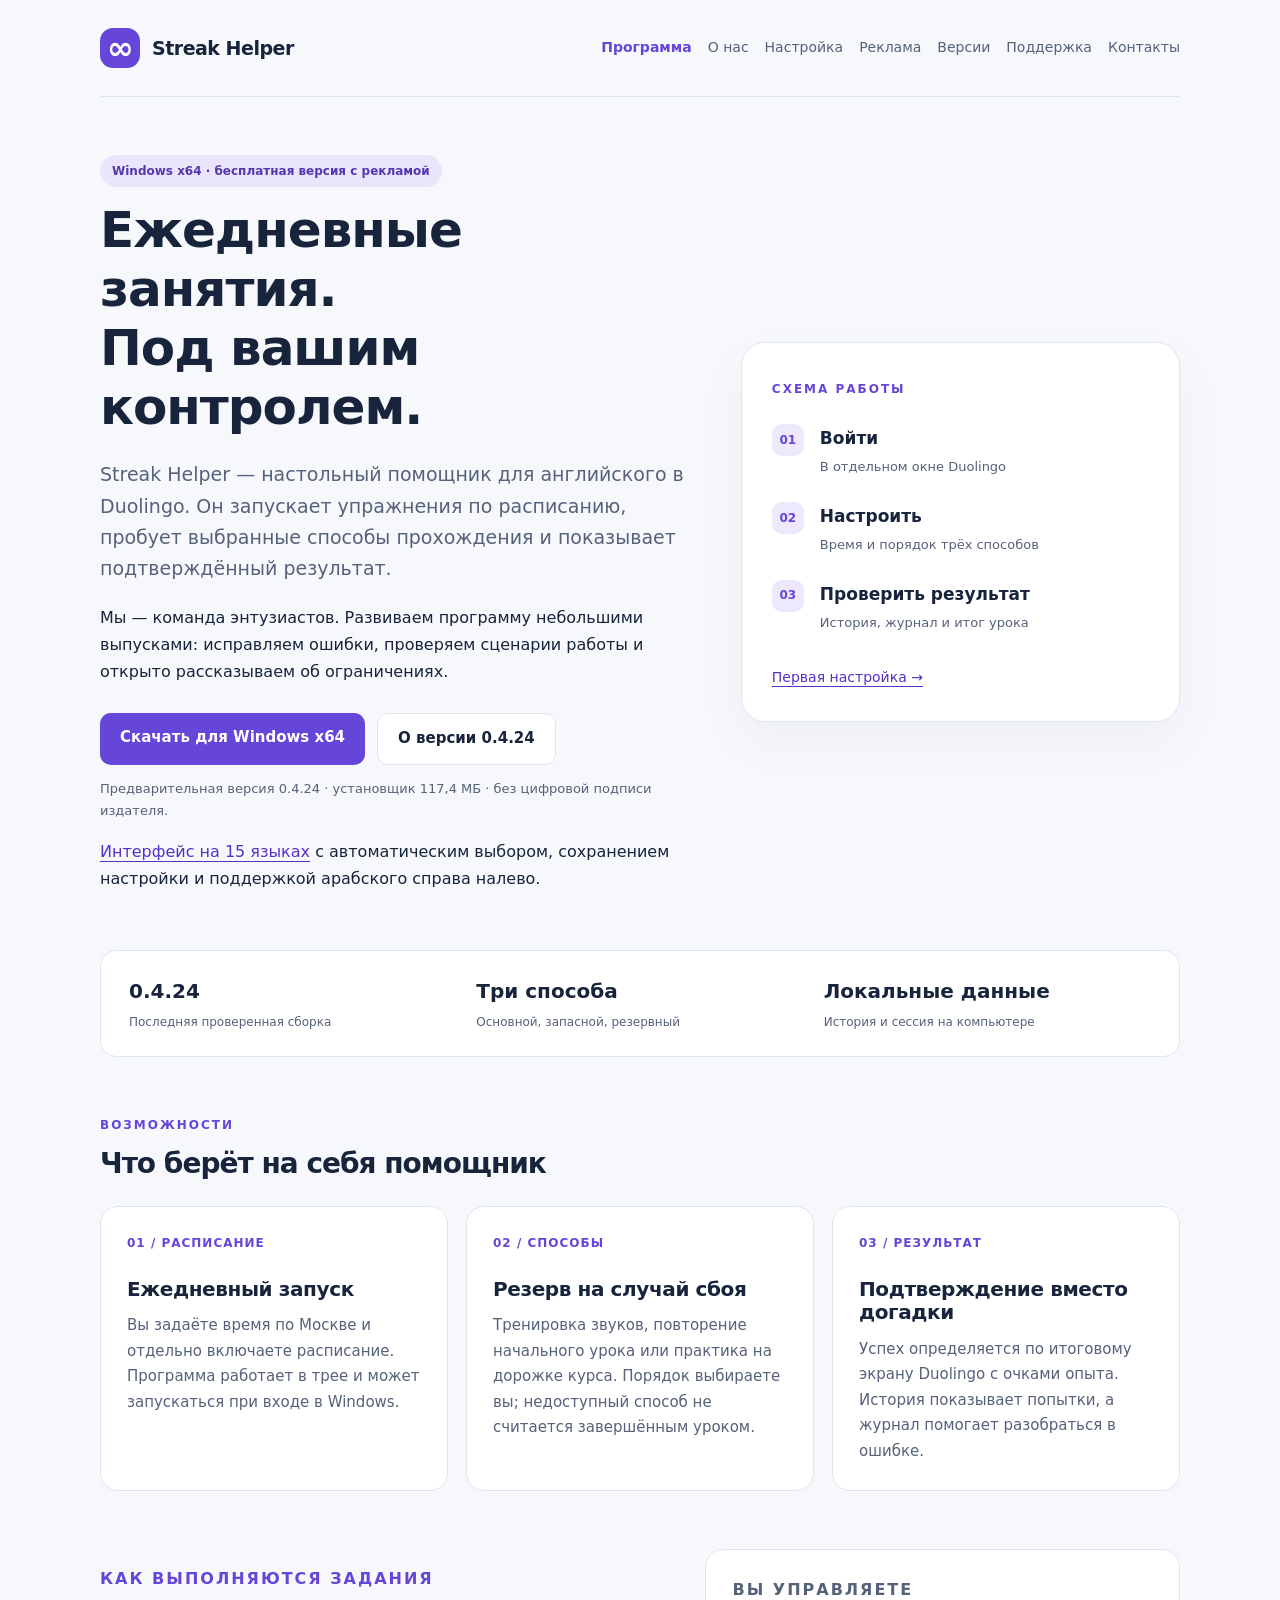
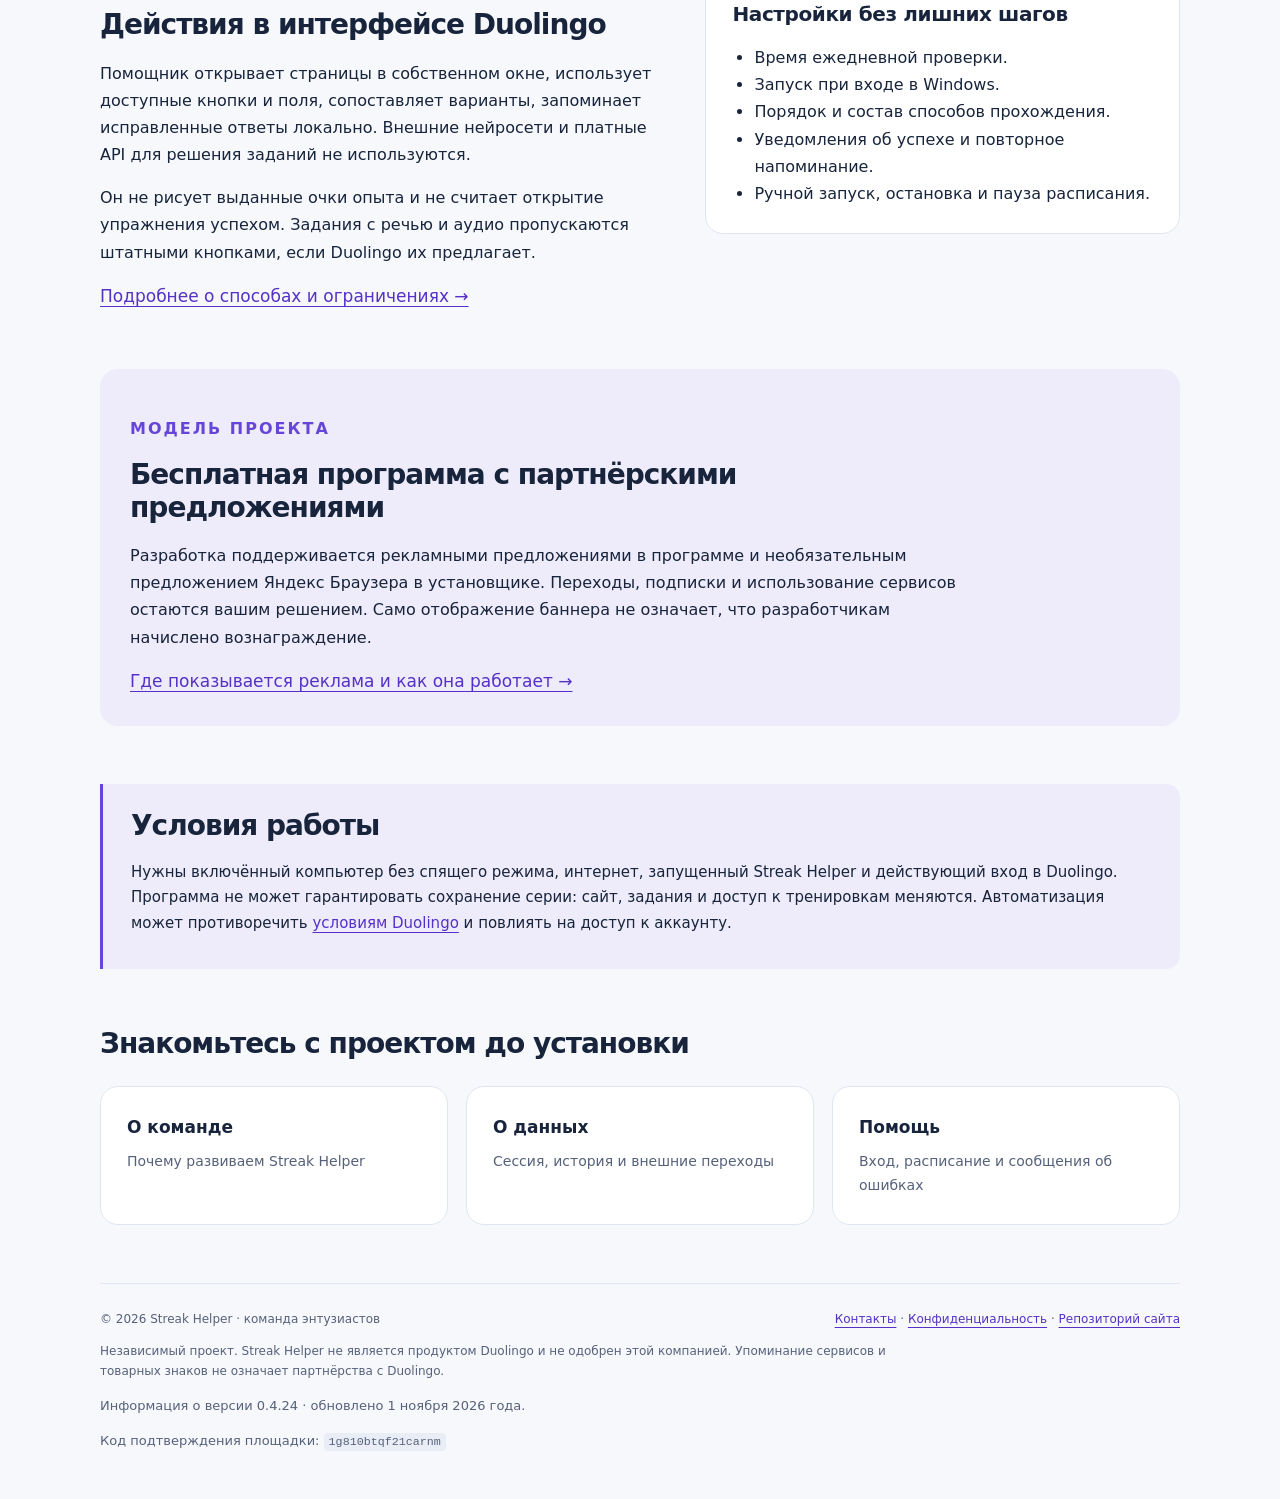
<file: index.html>
<!doctype html>
<html lang="ru"><head><meta charset="utf-8"><meta name="viewport" content="width=device-width,initial-scale=1"><meta name="description" content="Streak Helper для Windows: расписание Duolingo, три способа прохождения, история результатов, настройки и прозрачное описание рекламы."><meta name="theme-color" content="#6646d8"><title>Помощник для ежедневных занятий — Streak Helper</title><link rel="canonical" href="https://streak-helper-windows.github.io/"><link rel="stylesheet" href="styles.css"></head>
<body><a class="skip" href="#main">К содержимому</a><header class="top"><a class="brand" href="./"><span class="mark" aria-hidden="true">∞</span>Streak Helper</a><nav aria-label="Основная навигация"><a href="./" aria-current="page">Программа</a><a href="about.html">О нас</a><a href="guide.html">Настройка</a><a href="ads.html">Реклама</a><a href="releases.html">Версии</a><a href="support.html">Поддержка</a><a href="contacts.html">Контакты</a></nav></header>
<main id="main">
<section class="hero"><div><span class="pill">Windows x64 · бесплатная версия с рекламой</span><h1>Ежедневные занятия.<br>Под вашим контролем.</h1><p class="lead">Streak Helper — настольный помощник для английского в Duolingo. Он запускает упражнения по расписанию, пробует выбранные способы прохождения и показывает подтверждённый результат.</p><p>Мы — команда энтузиастов. Развиваем программу небольшими выпусками: исправляем ошибки, проверяем сценарии работы и открыто рассказываем об ограничениях.</p><div class="actions"><a class="button" href="https://github.com/ilya-88/streak-helper/releases/download/v0.4.24/StreakHelper-Setup-0.4.24-x64.exe">Скачать для Windows x64</a><a class="button secondary" href="releases.html">О версии 0.4.24</a></div><p class="small">Предварительная версия 0.4.24 · установщик 117,4 МБ · без цифровой подписи издателя.</p><p><a href="guide.html#language">Интерфейс на 15 языках</a> с автоматическим выбором, сохранением настройки и поддержкой арабского справа налево.</p></div><div class="flow-card"><span class="eyebrow">Схема работы</span><ol class="flow"><li><strong>Войти</strong><span>В отдельном окне Duolingo</span></li><li><strong>Настроить</strong><span>Время и порядок трёх способов</span></li><li><strong>Проверить результат</strong><span>История, журнал и итог урока</span></li></ol><a href="guide.html#first-run">Первая настройка →</a></div></section>
<section class="status-strip" aria-label="Статус проекта"><div><strong>0.4.24</strong><span>Последняя проверенная сборка</span></div><div><strong>Три способа</strong><span>Основной, запасной, резервный</span></div><div><strong>Локальные данные</strong><span>История и сессия на компьютере</span></div></section>
<section class="section"><p class="eyebrow">Возможности</p><h2>Что берёт на себя помощник</h2><div class="grid"><article class="card"><span class="number">01 / РАСПИСАНИЕ</span><h3>Ежедневный запуск</h3><p>Вы задаёте время по Москве и отдельно включаете расписание. Программа работает в трее и может запускаться при входе в Windows.</p></article><article class="card"><span class="number">02 / СПОСОБЫ</span><h3>Резерв на случай сбоя</h3><p>Тренировка звуков, повторение начального урока или практика на дорожке курса. Порядок выбираете вы; недоступный способ не считается завершённым уроком.</p></article><article class="card"><span class="number">03 / РЕЗУЛЬТАТ</span><h3>Подтверждение вместо догадки</h3><p>Успех определяется по итоговому экрану Duolingo с очками опыта. История показывает попытки, а журнал помогает разобраться в ошибке.</p></article></div></section>
<section class="split-section section"><div><p class="eyebrow">Как выполняются задания</p><h2>Действия в интерфейсе Duolingo</h2><p>Помощник открывает страницы в собственном окне, использует доступные кнопки и поля, сопоставляет варианты, запоминает исправленные ответы локально. Внешние нейросети и платные API для решения заданий не используются.</p><p>Он не рисует выданные очки опыта и не считает открытие упражнения успехом. Задания с речью и аудио пропускаются штатными кнопками, если Duolingo их предлагает.</p><a href="guide.html#methods">Подробнее о способах и ограничениях →</a></div><div class="card"><p class="eyebrow">Вы управляете</p><h3>Настройки без лишних шагов</h3><ul><li>Время ежедневной проверки.</li><li>Запуск при входе в Windows.</li><li>Порядок и состав способов прохождения.</li><li>Уведомления об успехе и повторное напоминание.</li><li>Ручной запуск, остановка и пауза расписания.</li></ul></div></section>
<section class="section funding"><p class="eyebrow">Модель проекта</p><h2>Бесплатная программа с партнёрскими предложениями</h2><p>Разработка поддерживается рекламными предложениями в программе и необязательным предложением Яндекс Браузера в установщике. Переходы, подписки и использование сервисов остаются вашим решением. Само отображение баннера не означает, что разработчикам начислено вознаграждение.</p><a href="ads.html">Где показывается реклама и как она работает →</a></section>
<aside class="notice"><h2>Условия работы</h2><p>Нужны включённый компьютер без спящего режима, интернет, запущенный Streak Helper и действующий вход в Duolingo. Программа не может гарантировать сохранение серии: сайт, задания и доступ к тренировкам меняются. Автоматизация может противоречить <a href="https://www.duolingo.com/terms">условиям Duolingo</a> и повлиять на доступ к аккаунту.</p></aside><section class="section"><h2>Знакомьтесь с проектом до установки</h2><div class="link-grid"><a class="card" href="about.html"><strong>О команде</strong><span>Почему развиваем Streak Helper</span></a><a class="card" href="privacy.html"><strong>О данных</strong><span>Сессия, история и внешние переходы</span></a><a class="card" href="support.html"><strong>Помощь</strong><span>Вход, расписание и сообщения об ошибках</span></a></div></section></main>
<footer><div class="footer-row"><span>© 2026 Streak Helper · команда энтузиастов</span><span><a href="contacts.html">Контакты</a> · <a href="privacy.html">Конфиденциальность</a> · <a href="https://github.com/streak-helper-windows/streak-helper-windows.github.io">Репозиторий сайта</a></span></div><p>Независимый проект. Streak Helper не является продуктом Duolingo и не одобрен этой компанией. Упоминание сервисов и товарных знаков не означает партнёрства с Duolingo.</p><p class="small">Информация о версии 0.4.24 · обновлено 1 ноября 2026 года.</p><p class="small" id="site-verification">Код подтверждения площадки: <code>1g810btqf21carnm</code></p></footer></body></html>
</file>
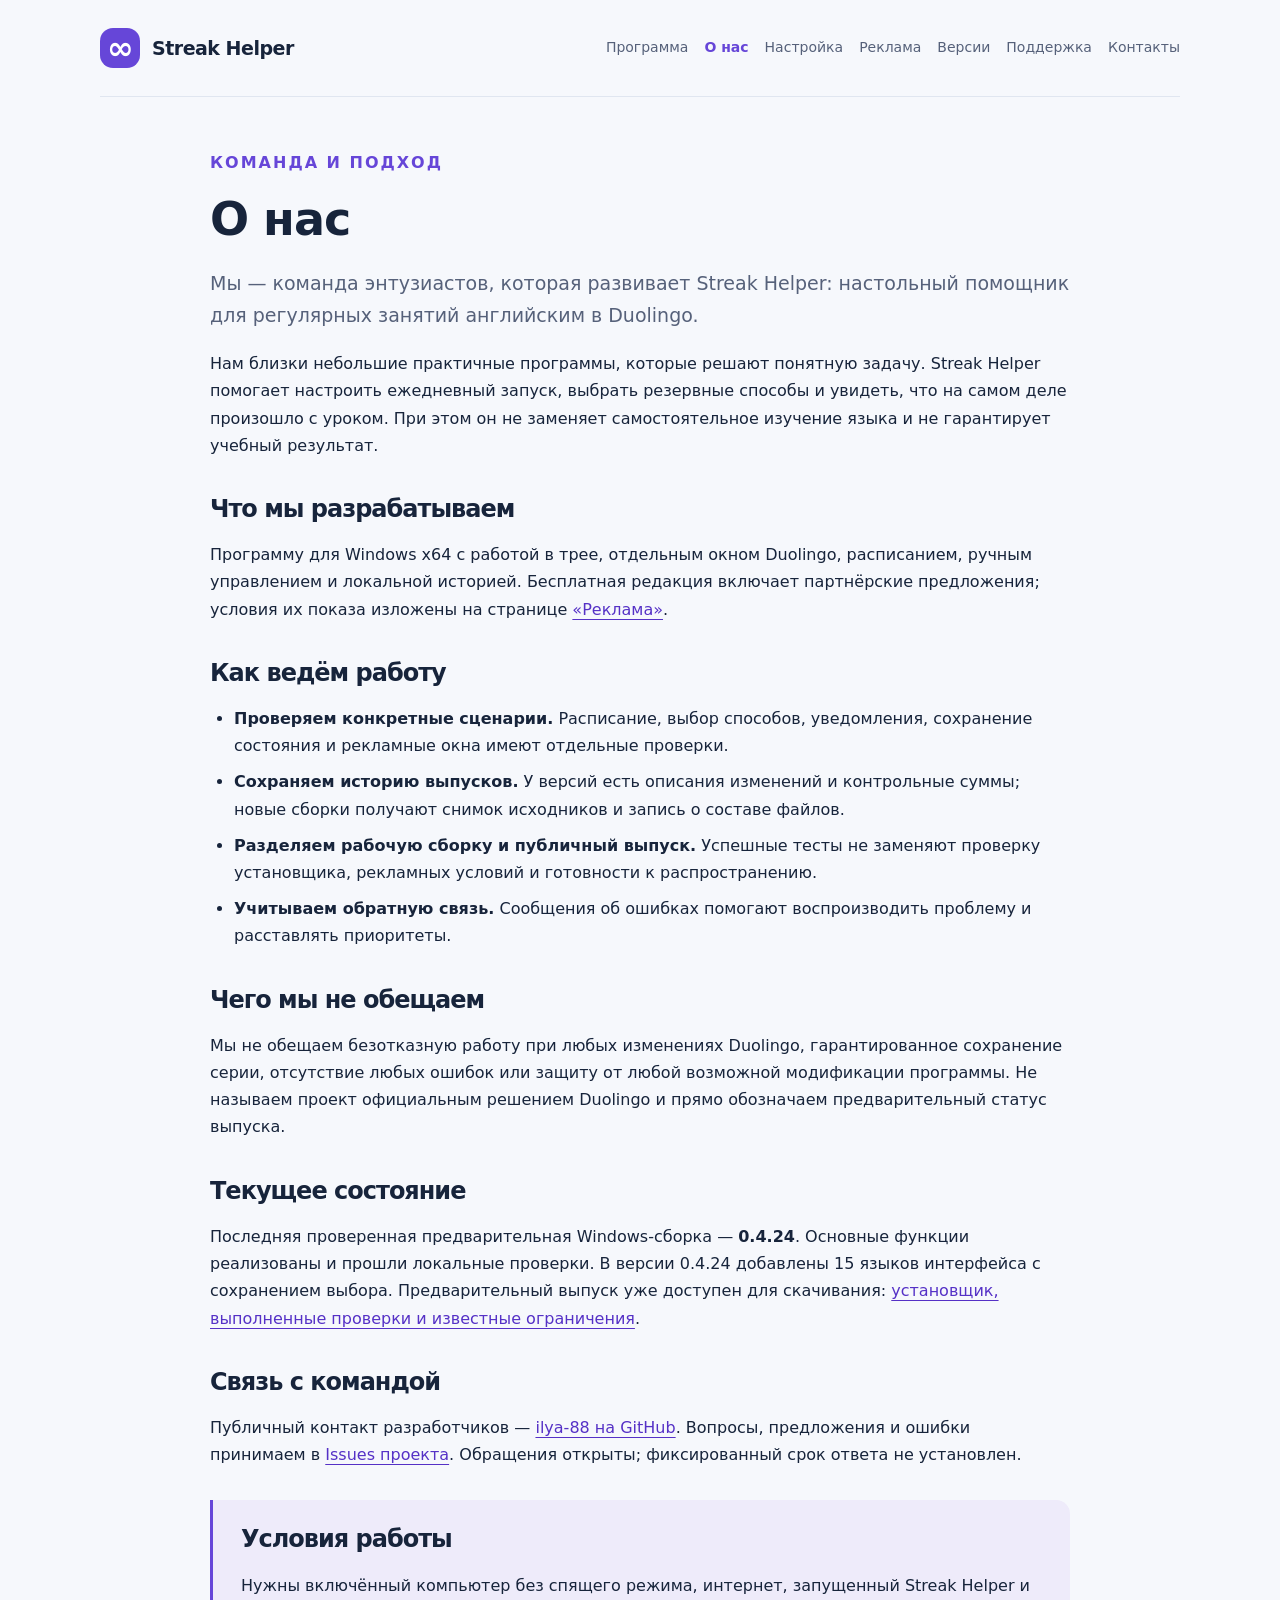
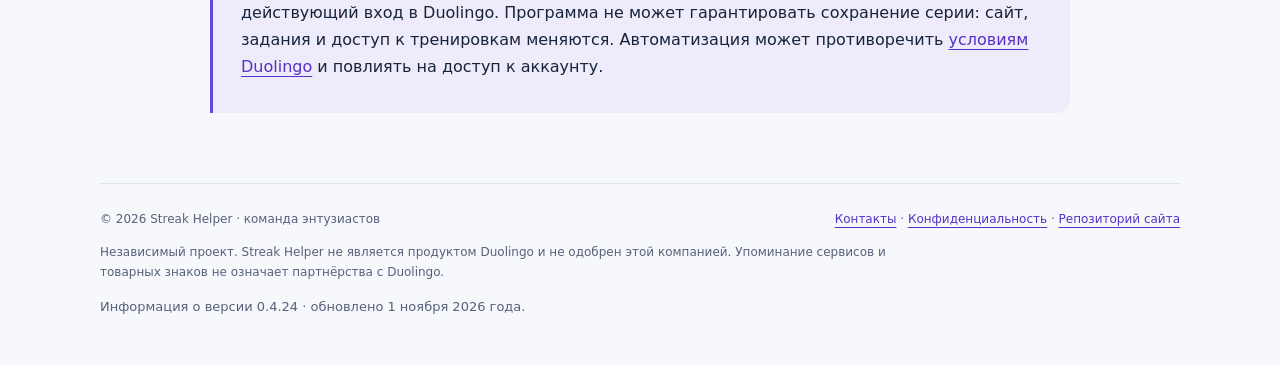
<file: about.html>
<!doctype html>
<html lang="ru"><head><meta charset="utf-8"><meta name="viewport" content="width=device-width,initial-scale=1"><meta name="description" content="Streak Helper — независимый проект команды энтузиастов. Подход к разработке, возможности программы и открытая информация о её состоянии."><meta name="theme-color" content="#6646d8"><title>О нас — Streak Helper</title><link rel="canonical" href="https://streak-helper-windows.github.io/about.html"><link rel="stylesheet" href="styles.css"></head>
<body><a class="skip" href="#main">К содержимому</a><header class="top"><a class="brand" href="./"><span class="mark" aria-hidden="true">∞</span>Streak Helper</a><nav aria-label="Основная навигация"><a href="./">Программа</a><a href="about.html" aria-current="page">О нас</a><a href="guide.html">Настройка</a><a href="ads.html">Реклама</a><a href="releases.html">Версии</a><a href="support.html">Поддержка</a><a href="contacts.html">Контакты</a></nav></header>
<main id="main" class="document">
<p class="eyebrow">Команда и подход</p><h1>О нас</h1><p class="lead">Мы — команда энтузиастов, которая развивает Streak Helper: настольный помощник для регулярных занятий английским в Duolingo.</p><p>Нам близки небольшие практичные программы, которые решают понятную задачу. Streak Helper помогает настроить ежедневный запуск, выбрать резервные способы и увидеть, что на самом деле произошло с уроком. При этом он не заменяет самостоятельное изучение языка и не гарантирует учебный результат.</p>
<h2>Что мы разрабатываем</h2><p>Программу для Windows x64 с работой в трее, отдельным окном Duolingo, расписанием, ручным управлением и локальной историей. Бесплатная редакция включает партнёрские предложения; условия их показа изложены на странице <a href="ads.html">«Реклама»</a>.</p><h2>Как ведём работу</h2><ul><li><strong>Проверяем конкретные сценарии.</strong> Расписание, выбор способов, уведомления, сохранение состояния и рекламные окна имеют отдельные проверки.</li><li><strong>Сохраняем историю выпусков.</strong> У версий есть описания изменений и контрольные суммы; новые сборки получают снимок исходников и запись о составе файлов.</li><li><strong>Разделяем рабочую сборку и публичный выпуск.</strong> Успешные тесты не заменяют проверку установщика, рекламных условий и готовности к распространению.</li><li><strong>Учитываем обратную связь.</strong> Сообщения об ошибках помогают воспроизводить проблему и расставлять приоритеты.</li></ul>
<h2>Чего мы не обещаем</h2><p>Мы не обещаем безотказную работу при любых изменениях Duolingo, гарантированное сохранение серии, отсутствие любых ошибок или защиту от любой возможной модификации программы. Не называем проект официальным решением Duolingo и прямо обозначаем предварительный статус выпуска.</p><h2>Текущее состояние</h2><p>Последняя проверенная предварительная Windows-сборка — <strong>0.4.24</strong>. Основные функции реализованы и прошли локальные проверки. В версии 0.4.24 добавлены 15 языков интерфейса с сохранением выбора. Предварительный выпуск уже доступен для скачивания: <a href="releases.html">установщик, выполненные проверки и известные ограничения</a>.</p>
<h2>Связь с командой</h2><p>Публичный контакт разработчиков — <a href="https://github.com/ilya-88">ilya-88 на GitHub</a>. Вопросы, предложения и ошибки принимаем в <a href="https://github.com/ilya-88/streak-helper/issues">Issues проекта</a>. Обращения открыты; фиксированный срок ответа не установлен.</p><aside class="notice"><h2>Условия работы</h2><p>Нужны включённый компьютер без спящего режима, интернет, запущенный Streak Helper и действующий вход в Duolingo. Программа не может гарантировать сохранение серии: сайт, задания и доступ к тренировкам меняются. Автоматизация может противоречить <a href="https://www.duolingo.com/terms">условиям Duolingo</a> и повлиять на доступ к аккаунту.</p></aside></main>
<footer><div class="footer-row"><span>© 2026 Streak Helper · команда энтузиастов</span><span><a href="contacts.html">Контакты</a> · <a href="privacy.html">Конфиденциальность</a> · <a href="https://github.com/streak-helper-windows/streak-helper-windows.github.io">Репозиторий сайта</a></span></div><p>Независимый проект. Streak Helper не является продуктом Duolingo и не одобрен этой компанией. Упоминание сервисов и товарных знаков не означает партнёрства с Duolingo.</p><p class="small">Информация о версии 0.4.24 · обновлено 1 ноября 2026 года.</p></footer></body></html>
</file>
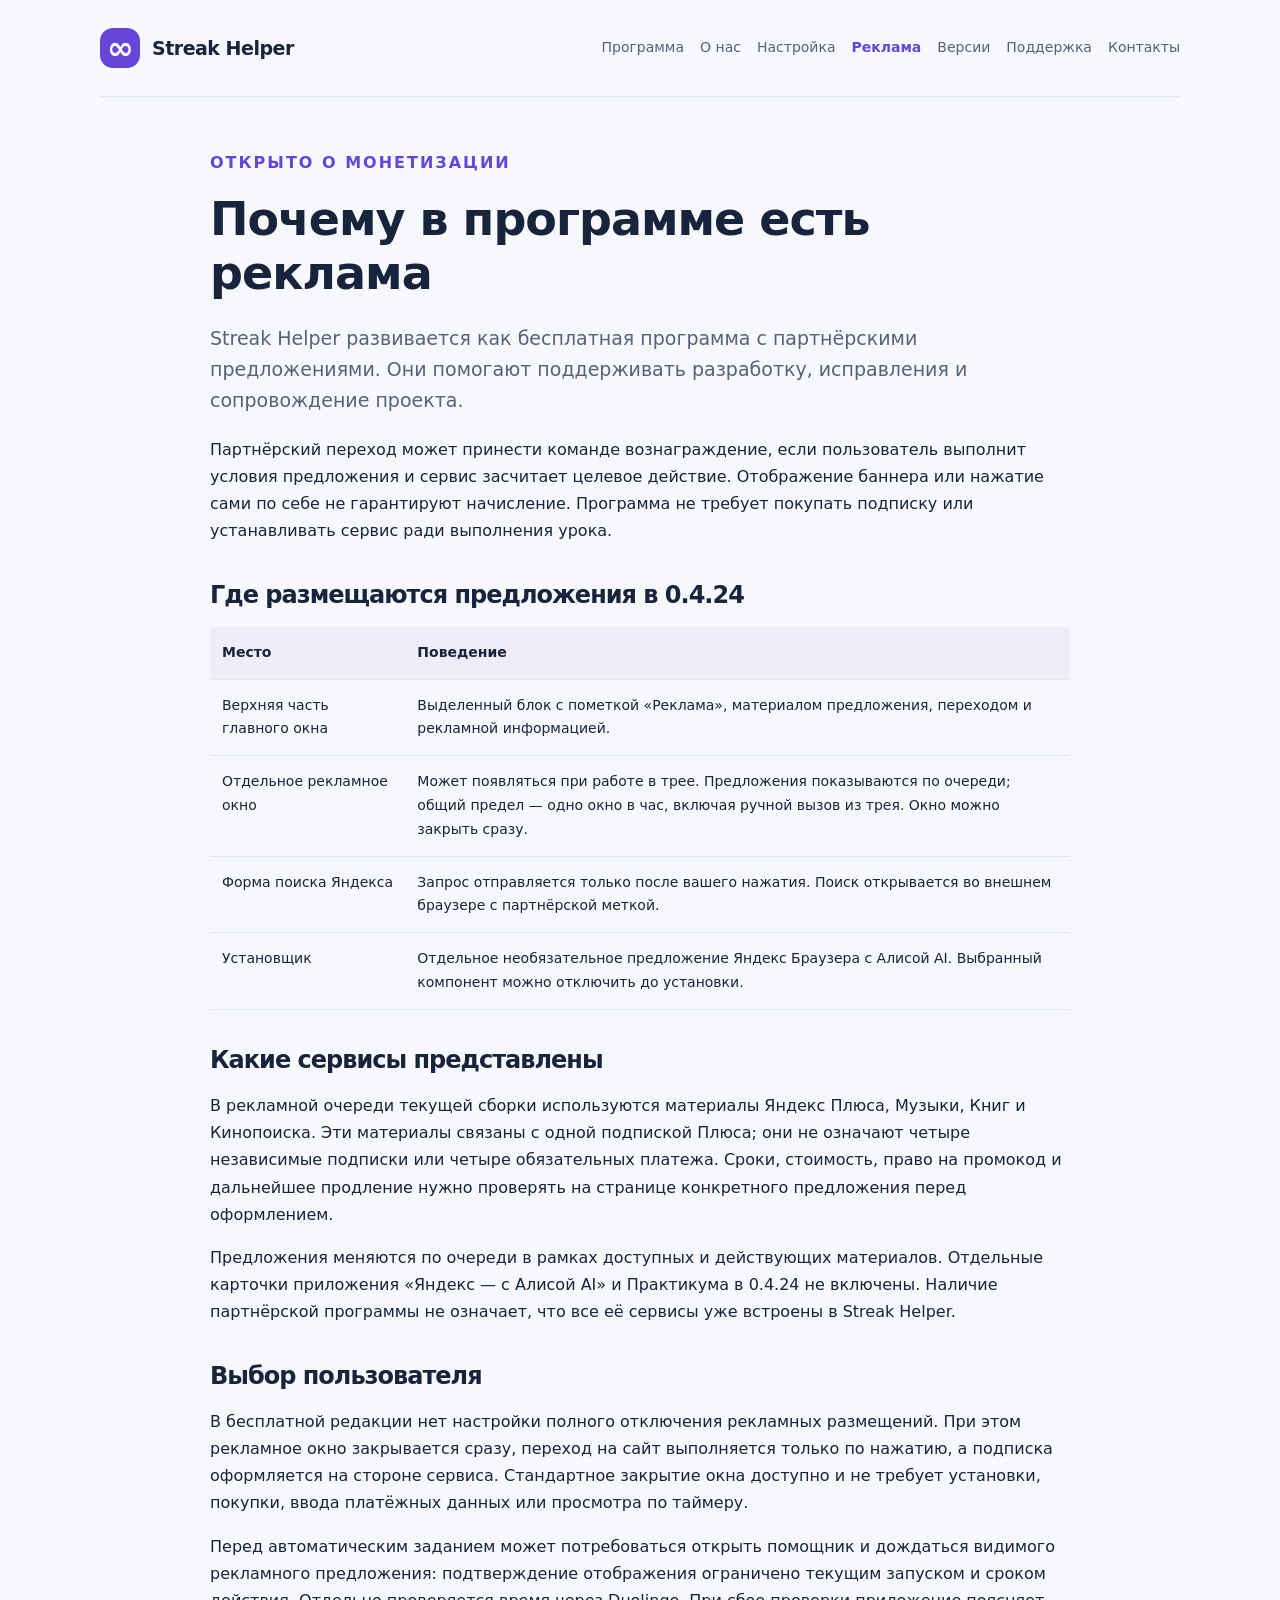
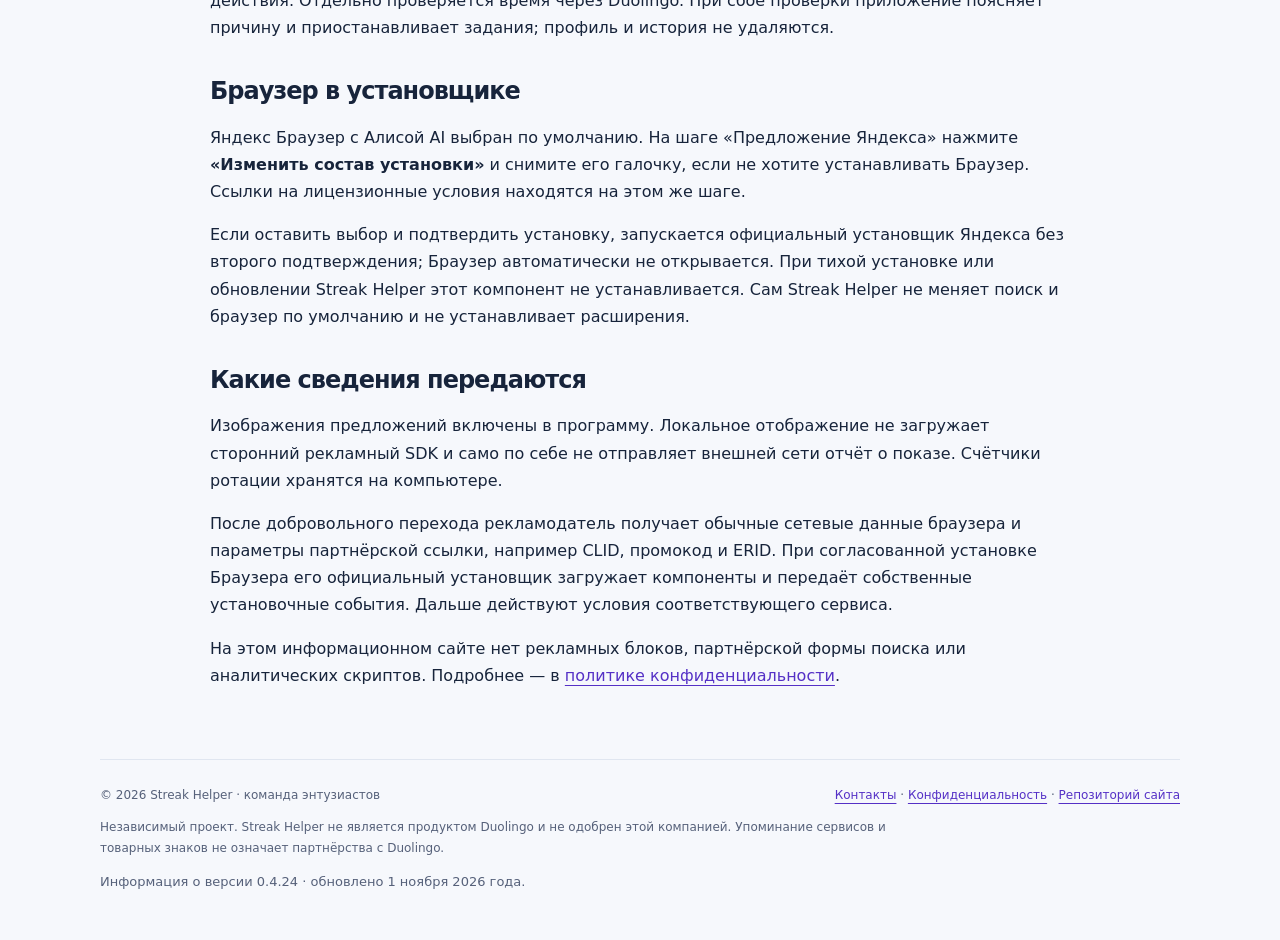
<file: ads.html>
<!doctype html>
<html lang="ru"><head><meta charset="utf-8"><meta name="viewport" content="width=device-width,initial-scale=1"><meta name="description" content="Как устроена реклама Streak Helper: верхний блок, закрываемые окна раз в час, предложения Плюса, поиск и необязательная установка Яндекс Браузера."><meta name="theme-color" content="#6646d8"><title>Реклама и поддержка разработки — Streak Helper</title><link rel="canonical" href="https://streak-helper-windows.github.io/ads.html"><link rel="stylesheet" href="styles.css"></head>
<body><a class="skip" href="#main">К содержимому</a><header class="top"><a class="brand" href="./"><span class="mark" aria-hidden="true">∞</span>Streak Helper</a><nav aria-label="Основная навигация"><a href="./">Программа</a><a href="about.html">О нас</a><a href="guide.html">Настройка</a><a href="ads.html" aria-current="page">Реклама</a><a href="releases.html">Версии</a><a href="support.html">Поддержка</a><a href="contacts.html">Контакты</a></nav></header>
<main id="main" class="document">
<p class="eyebrow">Открыто о монетизации</p><h1>Почему в программе есть реклама</h1><p class="lead">Streak Helper развивается как бесплатная программа с партнёрскими предложениями. Они помогают поддерживать разработку, исправления и сопровождение проекта.</p><p>Партнёрский переход может принести команде вознаграждение, если пользователь выполнит условия предложения и сервис засчитает целевое действие. Отображение баннера или нажатие сами по себе не гарантируют начисление. Программа не требует покупать подписку или устанавливать сервис ради выполнения урока.</p>
<h2>Где размещаются предложения в 0.4.24</h2><div class="table-scroll"><table><thead><tr><th>Место</th><th>Поведение</th></tr></thead><tbody><tr><td>Верхняя часть главного окна</td><td>Выделенный блок с пометкой «Реклама», материалом предложения, переходом и рекламной информацией.</td></tr><tr><td>Отдельное рекламное окно</td><td>Может появляться при работе в трее. Предложения показываются по очереди; общий предел — одно окно в час, включая ручной вызов из трея. Окно можно закрыть сразу.</td></tr><tr><td>Форма поиска Яндекса</td><td>Запрос отправляется только после вашего нажатия. Поиск открывается во внешнем браузере с партнёрской меткой.</td></tr><tr><td>Установщик</td><td>Отдельное необязательное предложение Яндекс Браузера с Алисой AI. Выбранный компонент можно отключить до установки.</td></tr></tbody></table></div>
<h2>Какие сервисы представлены</h2><p>В рекламной очереди текущей сборки используются материалы Яндекс Плюса, Музыки, Книг и Кинопоиска. Эти материалы связаны с одной подпиской Плюса; они не означают четыре независимые подписки или четыре обязательных платежа. Сроки, стоимость, право на промокод и дальнейшее продление нужно проверять на странице конкретного предложения перед оформлением.</p><p>Предложения меняются по очереди в рамках доступных и действующих материалов. Отдельные карточки приложения «Яндекс — с Алисой AI» и Практикума в 0.4.24 не включены. Наличие партнёрской программы не означает, что все её сервисы уже встроены в Streak Helper.</p>
<h2>Выбор пользователя</h2><p>В бесплатной редакции нет настройки полного отключения рекламных размещений. При этом рекламное окно закрывается сразу, переход на сайт выполняется только по нажатию, а подписка оформляется на стороне сервиса. Стандартное закрытие окна доступно и не требует установки, покупки, ввода платёжных данных или просмотра по таймеру.</p><p>Перед автоматическим заданием может потребоваться открыть помощник и дождаться видимого рекламного предложения: подтверждение отображения ограничено текущим запуском и сроком действия. Отдельно проверяется время через Duolingo. При сбое проверки приложение поясняет причину и приостанавливает задания; профиль и история не удаляются.</p>
<h2>Браузер в установщике</h2><p>Яндекс Браузер с Алисой AI выбран по умолчанию. На шаге «Предложение Яндекса» нажмите <strong>«Изменить состав установки»</strong> и снимите его галочку, если не хотите устанавливать Браузер. Ссылки на лицензионные условия находятся на этом же шаге.</p><p>Если оставить выбор и подтвердить установку, запускается официальный установщик Яндекса без второго подтверждения; Браузер автоматически не открывается. При тихой установке или обновлении Streak Helper этот компонент не устанавливается. Сам Streak Helper не меняет поиск и браузер по умолчанию и не устанавливает расширения.</p>
<h2>Какие сведения передаются</h2><p>Изображения предложений включены в программу. Локальное отображение не загружает сторонний рекламный SDK и само по себе не отправляет внешней сети отчёт о показе. Счётчики ротации хранятся на компьютере.</p><p>После добровольного перехода рекламодатель получает обычные сетевые данные браузера и параметры партнёрской ссылки, например CLID, промокод и ERID. При согласованной установке Браузера его официальный установщик загружает компоненты и передаёт собственные установочные события. Дальше действуют условия соответствующего сервиса.</p><p>На этом информационном сайте нет рекламных блоков, партнёрской формы поиска или аналитических скриптов. Подробнее — в <a href="privacy.html#ads">политике конфиденциальности</a>.</p></main>
<footer><div class="footer-row"><span>© 2026 Streak Helper · команда энтузиастов</span><span><a href="contacts.html">Контакты</a> · <a href="privacy.html">Конфиденциальность</a> · <a href="https://github.com/streak-helper-windows/streak-helper-windows.github.io">Репозиторий сайта</a></span></div><p>Независимый проект. Streak Helper не является продуктом Duolingo и не одобрен этой компанией. Упоминание сервисов и товарных знаков не означает партнёрства с Duolingo.</p><p class="small">Информация о версии 0.4.24 · обновлено 1 ноября 2026 года.</p></footer></body></html>
</file>
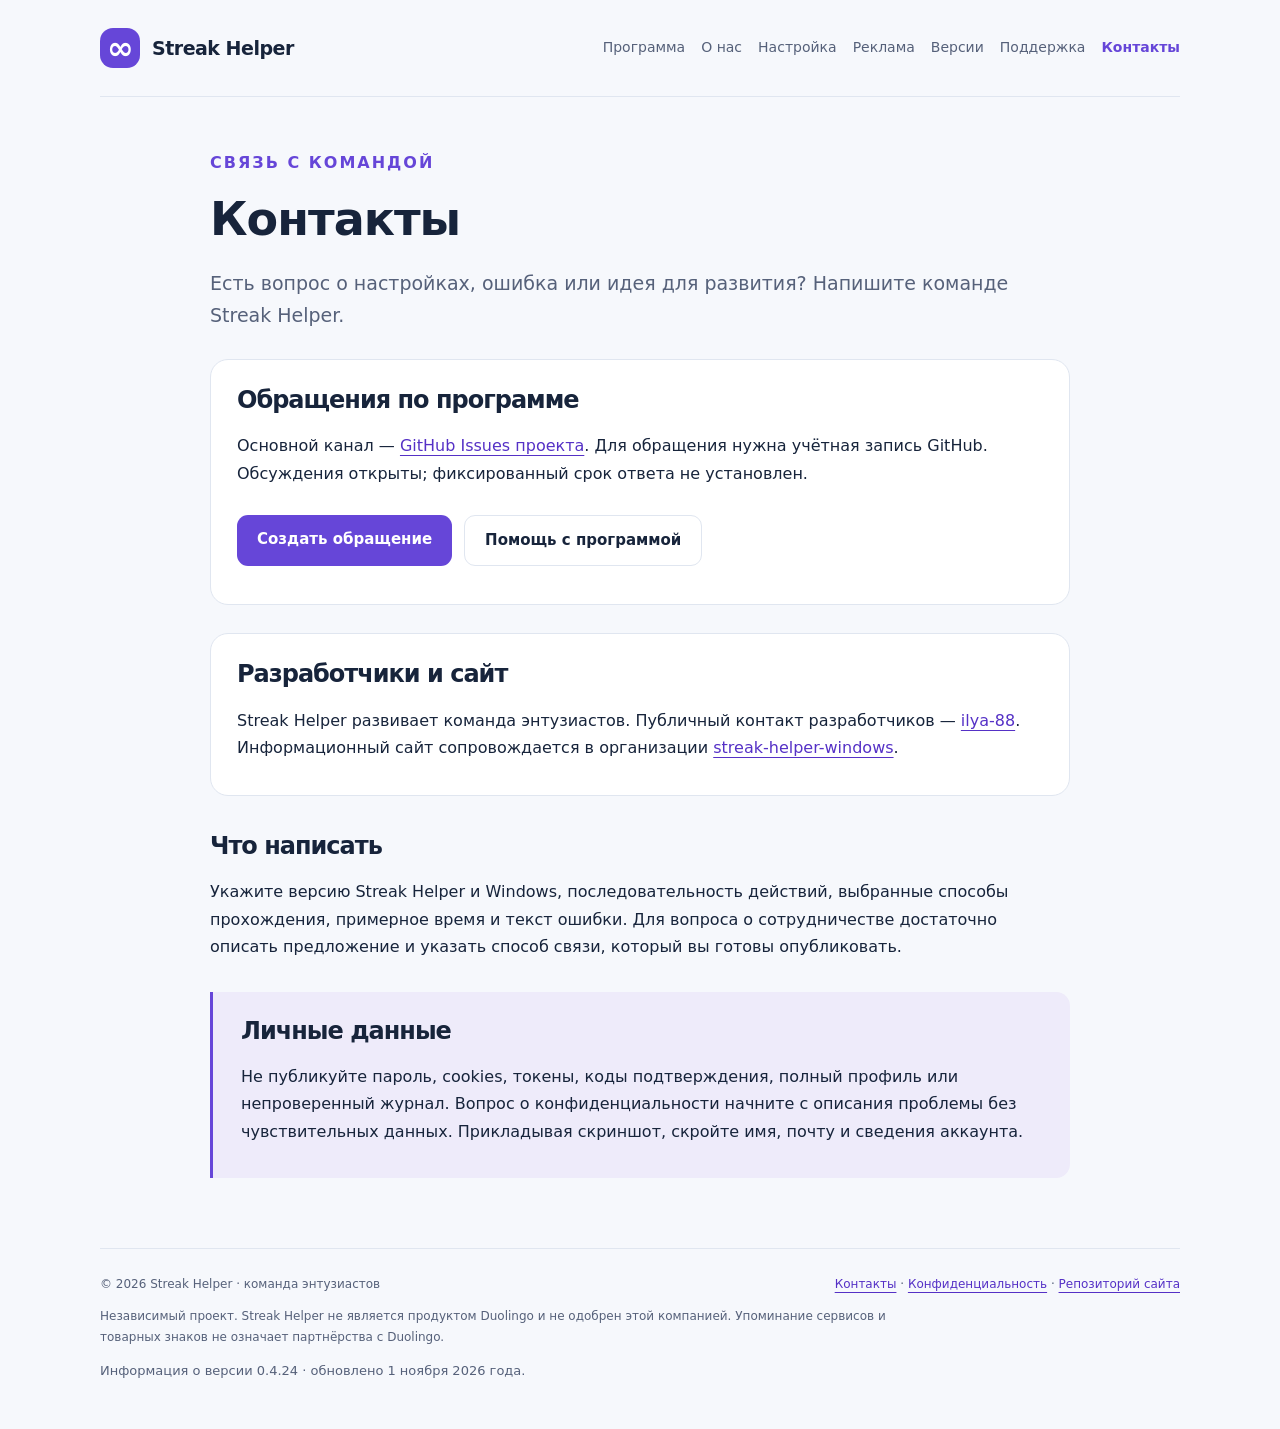
<file: contacts.html>
<!doctype html>
<html lang="ru"><head><meta charset="utf-8"><meta name="viewport" content="width=device-width,initial-scale=1"><meta name="description" content="Связь с командой Streak Helper: GitHub Issues, контакт разработчиков ilya-88, сообщения об ошибках и предложения по проекту."><meta name="theme-color" content="#6646d8"><title>Контакты — Streak Helper</title><link rel="canonical" href="https://streak-helper-windows.github.io/contacts.html"><link rel="stylesheet" href="styles.css"></head>
<body><a class="skip" href="#main">К содержимому</a><header class="top"><a class="brand" href="./"><span class="mark" aria-hidden="true">∞</span>Streak Helper</a><nav aria-label="Основная навигация"><a href="./">Программа</a><a href="about.html">О нас</a><a href="guide.html">Настройка</a><a href="ads.html">Реклама</a><a href="releases.html">Версии</a><a href="support.html">Поддержка</a><a href="contacts.html" aria-current="page">Контакты</a></nav></header>
<main id="main" class="document">
<p class="eyebrow">Связь с командой</p><h1>Контакты</h1><p class="lead">Есть вопрос о настройках, ошибка или идея для развития? Напишите команде Streak Helper.</p><section class="contact-card"><h2>Обращения по программе</h2><p>Основной канал — <a href="https://github.com/ilya-88/streak-helper/issues">GitHub Issues проекта</a>. Для обращения нужна учётная запись GitHub. Обсуждения открыты; фиксированный срок ответа не установлен.</p><div class="actions"><a class="button" href="https://github.com/ilya-88/streak-helper/issues/new">Создать обращение</a><a class="button secondary" href="support.html">Помощь с программой</a></div></section><section class="contact-card"><h2>Разработчики и сайт</h2><p>Streak Helper развивает команда энтузиастов. Публичный контакт разработчиков — <a href="https://github.com/ilya-88">ilya-88</a>. Информационный сайт сопровождается в организации <a href="https://github.com/streak-helper-windows">streak-helper-windows</a>.</p></section><h2>Что написать</h2><p>Укажите версию Streak Helper и Windows, последовательность действий, выбранные способы прохождения, примерное время и текст ошибки. Для вопроса о сотрудничестве достаточно описать предложение и указать способ связи, который вы готовы опубликовать.</p><aside class="notice"><h2>Личные данные</h2><p>Не публикуйте пароль, cookies, токены, коды подтверждения, полный профиль или непроверенный журнал. Вопрос о конфиденциальности начните с описания проблемы без чувствительных данных. Прикладывая скриншот, скройте имя, почту и сведения аккаунта.</p></aside></main>
<footer><div class="footer-row"><span>© 2026 Streak Helper · команда энтузиастов</span><span><a href="contacts.html">Контакты</a> · <a href="privacy.html">Конфиденциальность</a> · <a href="https://github.com/streak-helper-windows/streak-helper-windows.github.io">Репозиторий сайта</a></span></div><p>Независимый проект. Streak Helper не является продуктом Duolingo и не одобрен этой компанией. Упоминание сервисов и товарных знаков не означает партнёрства с Duolingo.</p><p class="small">Информация о версии 0.4.24 · обновлено 1 ноября 2026 года.</p></footer></body></html>
</file>
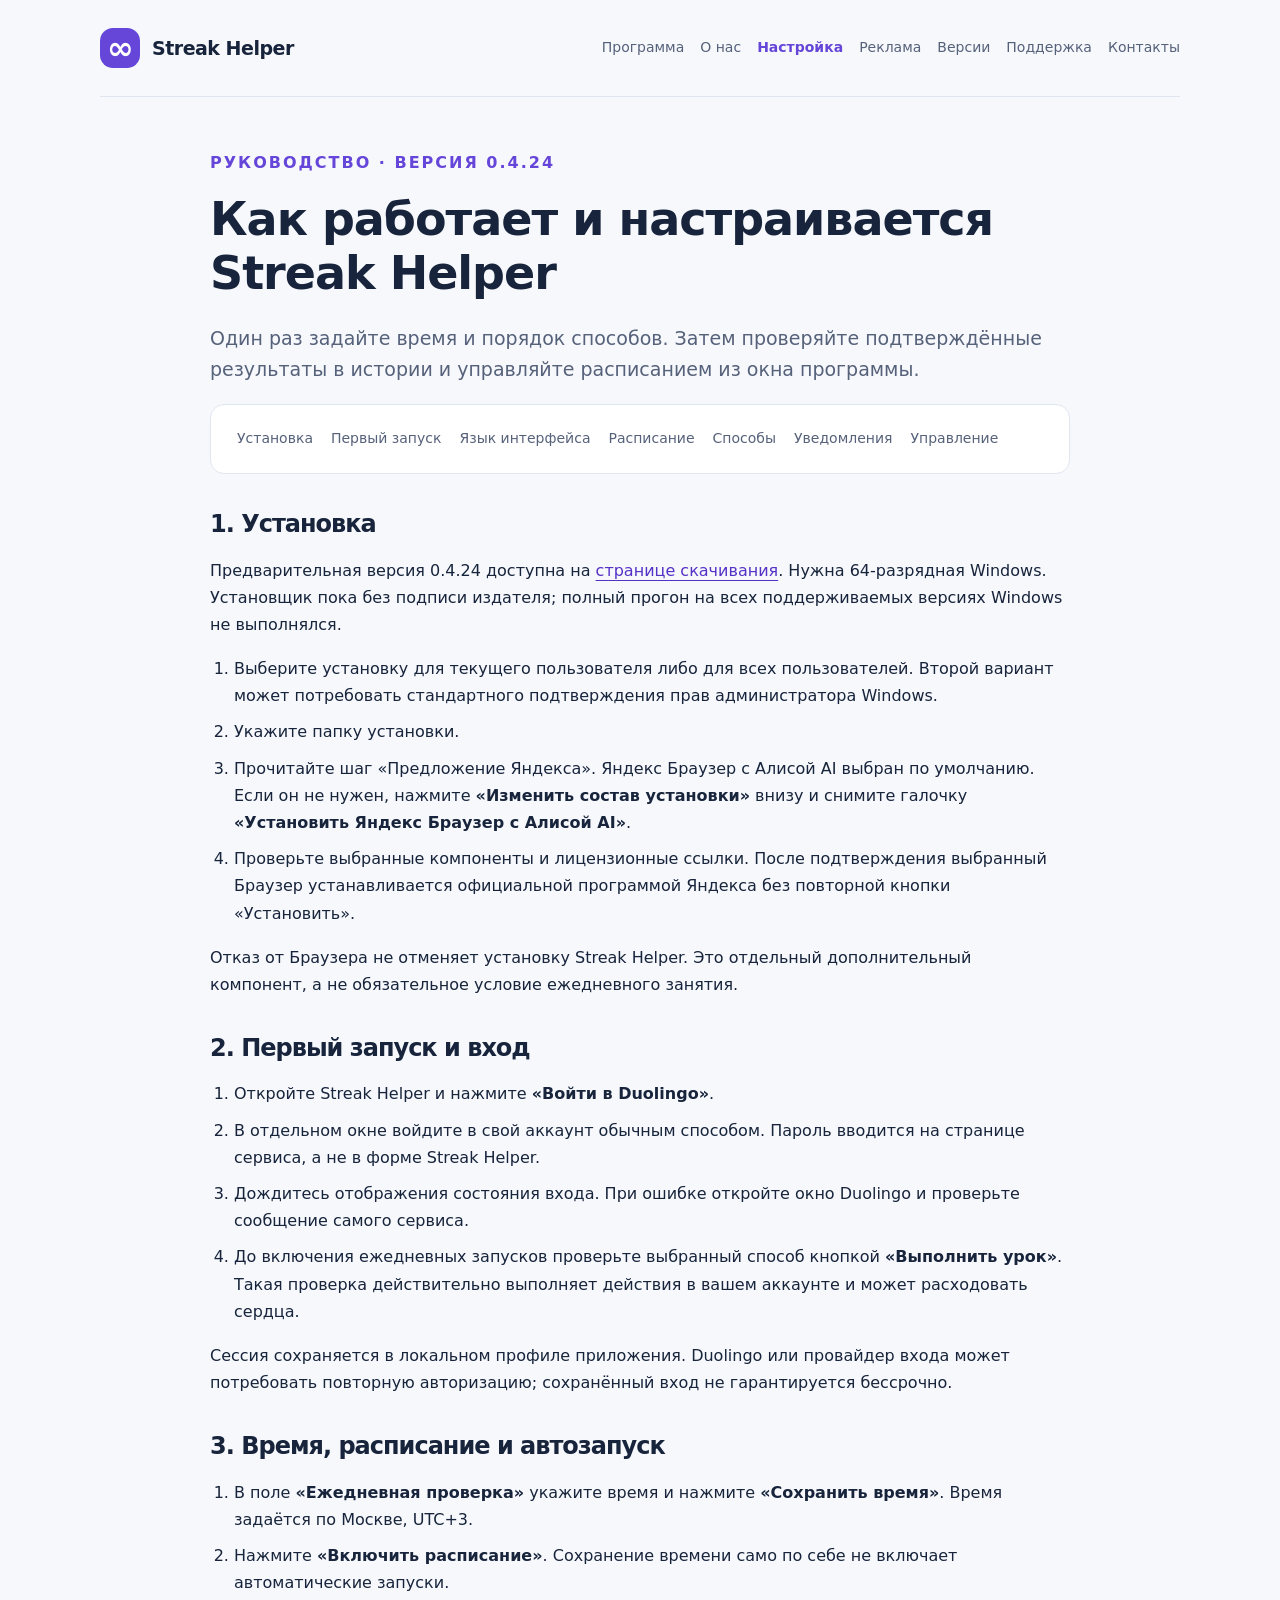
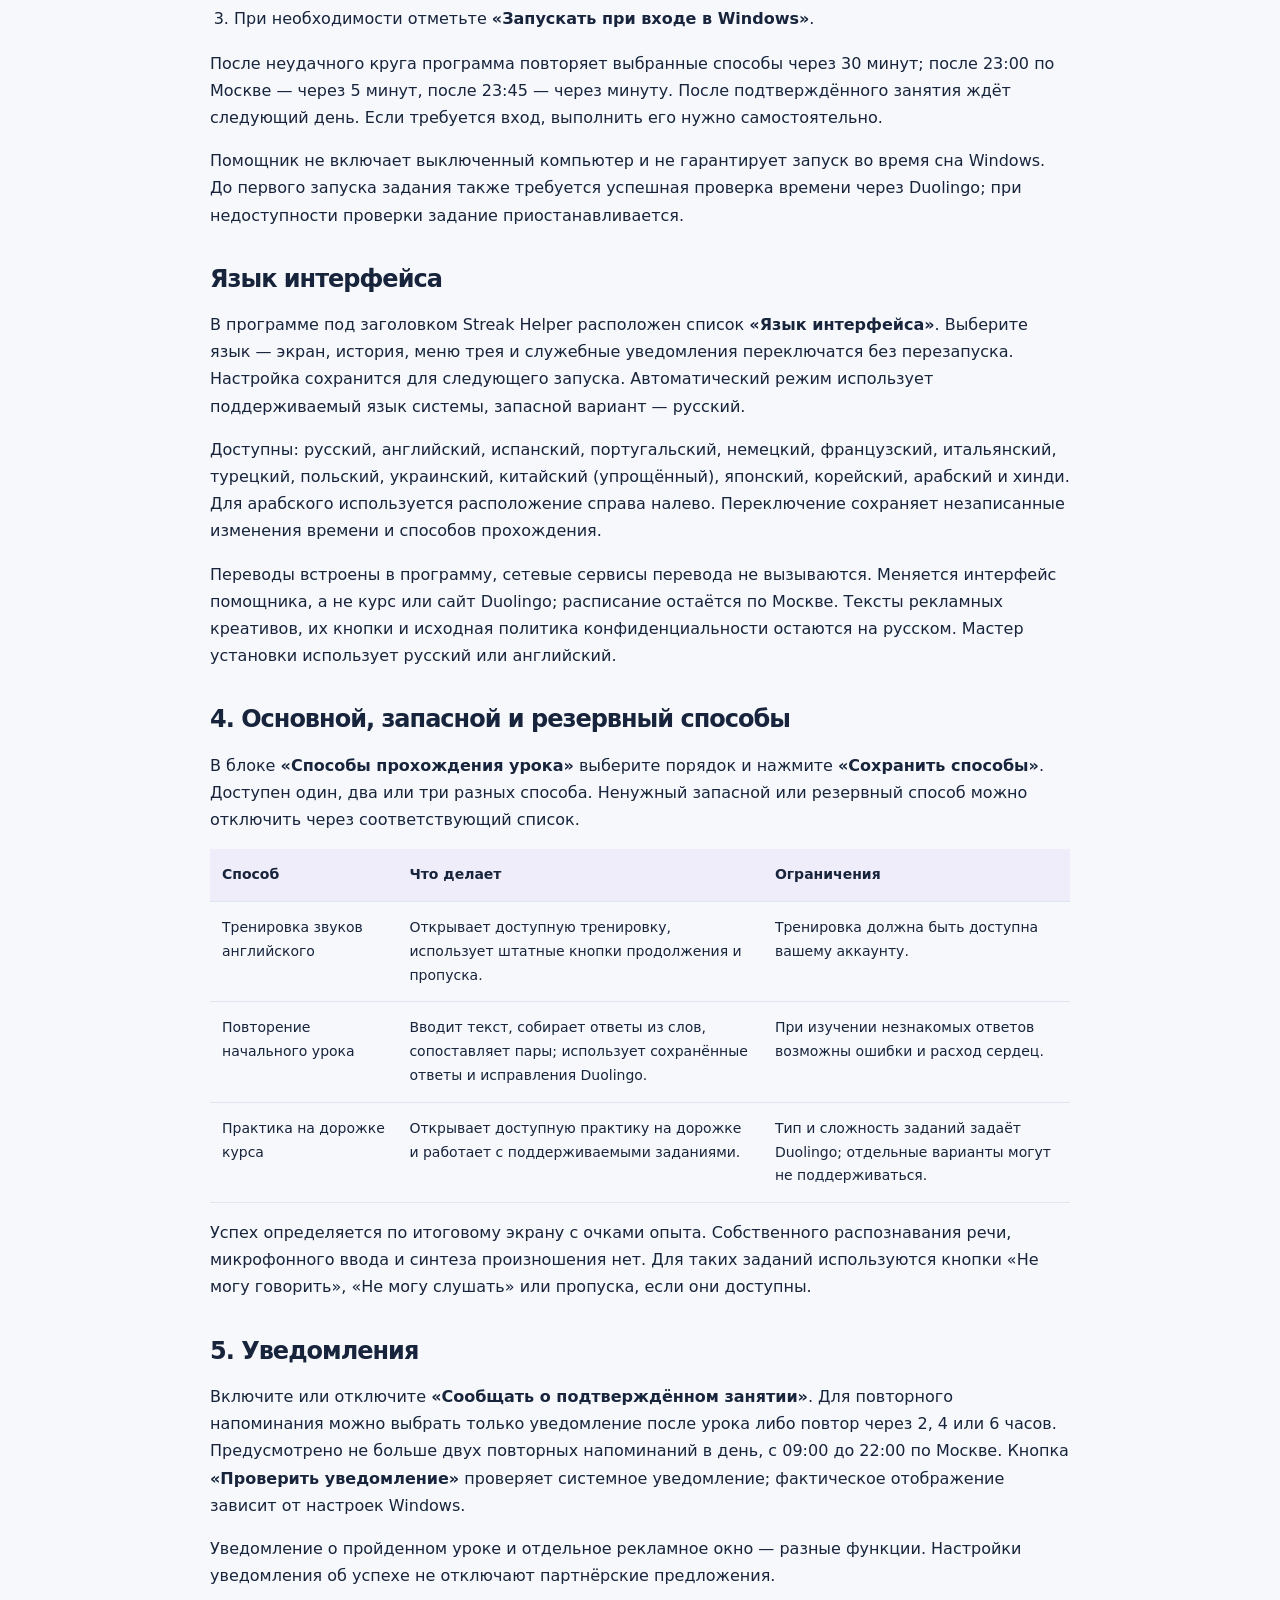
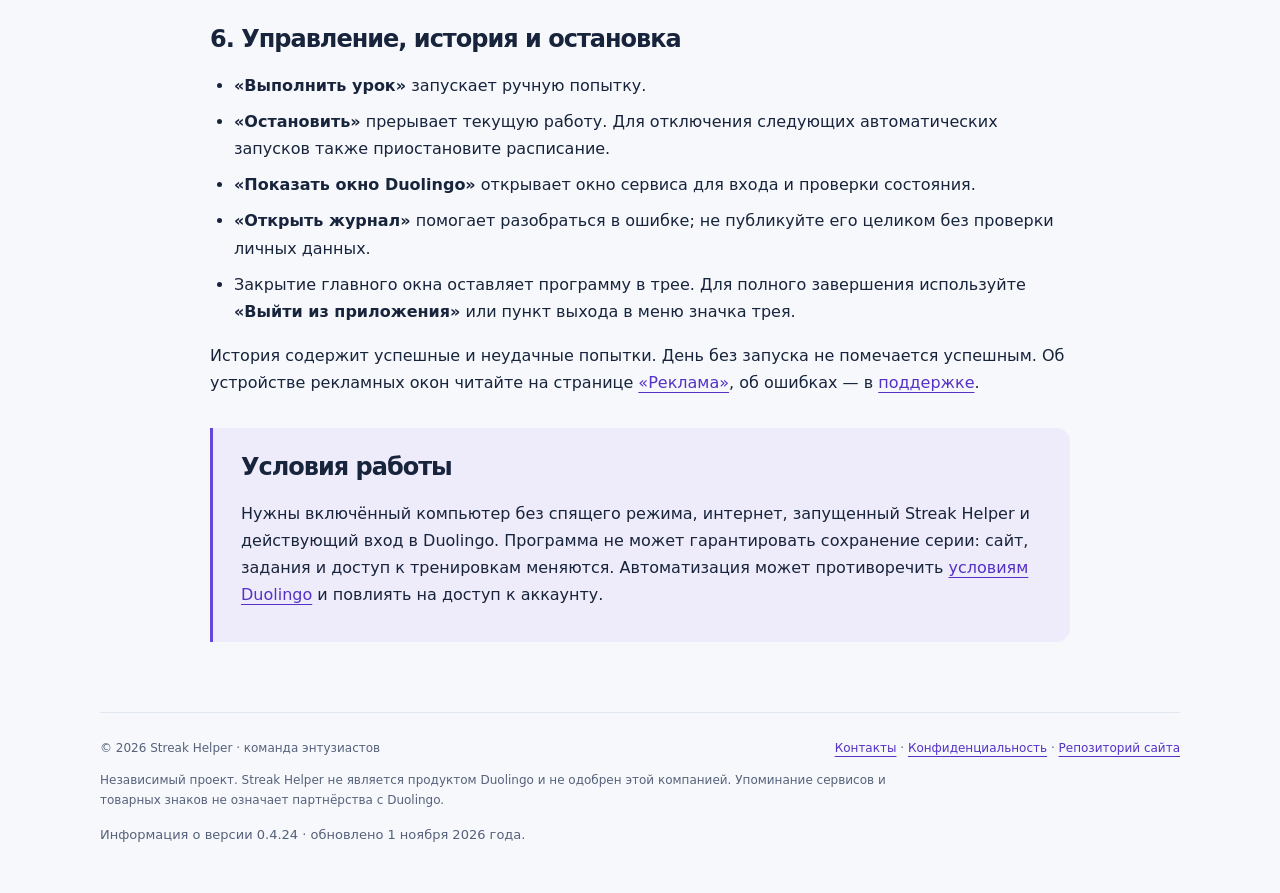
<file: guide.html>
<!doctype html>
<html lang="ru"><head><meta charset="utf-8"><meta name="viewport" content="width=device-width,initial-scale=1"><meta name="description" content="Пошаговая настройка Streak Helper: установка, вход в Duolingo, расписание по Москве, автозапуск Windows, способы прохождения, уведомления и история."><meta name="theme-color" content="#6646d8"><title>Работа и настройка — Streak Helper</title><link rel="canonical" href="https://streak-helper-windows.github.io/guide.html"><link rel="stylesheet" href="styles.css"></head>
<body><a class="skip" href="#main">К содержимому</a><header class="top"><a class="brand" href="./"><span class="mark" aria-hidden="true">∞</span>Streak Helper</a><nav aria-label="Основная навигация"><a href="./">Программа</a><a href="about.html">О нас</a><a href="guide.html" aria-current="page">Настройка</a><a href="ads.html">Реклама</a><a href="releases.html">Версии</a><a href="support.html">Поддержка</a><a href="contacts.html">Контакты</a></nav></header>
<main id="main" class="document">
<p class="eyebrow">Руководство · версия 0.4.24</p><h1>Как работает и настраивается Streak Helper</h1><p class="lead">Один раз задайте время и порядок способов. Затем проверяйте подтверждённые результаты в истории и управляйте расписанием из окна программы.</p>
<nav class="toc" aria-label="Разделы инструкции"><a href="#install">Установка</a><a href="#first-run">Первый запуск</a><a href="#language">Язык интерфейса</a><a href="#schedule">Расписание</a><a href="#methods">Способы</a><a href="#notifications">Уведомления</a><a href="#control">Управление</a></nav>
<h2 id="install">1. Установка</h2><p>Предварительная версия 0.4.24 доступна на <a href="releases.html">странице скачивания</a>. Нужна 64-разрядная Windows. Установщик пока без подписи издателя; полный прогон на всех поддерживаемых версиях Windows не выполнялся.</p><ol><li>Выберите установку для текущего пользователя либо для всех пользователей. Второй вариант может потребовать стандартного подтверждения прав администратора Windows.</li><li>Укажите папку установки.</li><li>Прочитайте шаг «Предложение Яндекса». Яндекс Браузер с Алисой AI выбран по умолчанию. Если он не нужен, нажмите <strong>«Изменить состав установки»</strong> внизу и снимите галочку <strong>«Установить Яндекс Браузер с Алисой AI»</strong>.</li><li>Проверьте выбранные компоненты и лицензионные ссылки. После подтверждения выбранный Браузер устанавливается официальной программой Яндекса без повторной кнопки «Установить».</li></ol><p>Отказ от Браузера не отменяет установку Streak Helper. Это отдельный дополнительный компонент, а не обязательное условие ежедневного занятия.</p>
<h2 id="first-run">2. Первый запуск и вход</h2><ol><li>Откройте Streak Helper и нажмите <strong>«Войти в Duolingo»</strong>.</li><li>В отдельном окне войдите в свой аккаунт обычным способом. Пароль вводится на странице сервиса, а не в форме Streak Helper.</li><li>Дождитесь отображения состояния входа. При ошибке откройте окно Duolingo и проверьте сообщение самого сервиса.</li><li>До включения ежедневных запусков проверьте выбранный способ кнопкой <strong>«Выполнить урок»</strong>. Такая проверка действительно выполняет действия в вашем аккаунте и может расходовать сердца.</li></ol><p>Сессия сохраняется в локальном профиле приложения. Duolingo или провайдер входа может потребовать повторную авторизацию; сохранённый вход не гарантируется бессрочно.</p>
<h2 id="schedule">3. Время, расписание и автозапуск</h2><ol><li>В поле <strong>«Ежедневная проверка»</strong> укажите время и нажмите <strong>«Сохранить время»</strong>. Время задаётся по Москве, UTC+3.</li><li>Нажмите <strong>«Включить расписание»</strong>. Сохранение времени само по себе не включает автоматические запуски.</li><li>При необходимости отметьте <strong>«Запускать при входе в Windows»</strong>.</li></ol><p>После неудачного круга программа повторяет выбранные способы через 30 минут; после 23:00 по Москве — через 5 минут, после 23:45 — через минуту. После подтверждённого занятия ждёт следующий день. Если требуется вход, выполнить его нужно самостоятельно.</p><p>Помощник не включает выключенный компьютер и не гарантирует запуск во время сна Windows. До первого запуска задания также требуется успешная проверка времени через Duolingo; при недоступности проверки задание приостанавливается.</p>
<h2 id="language">Язык интерфейса</h2><p>В программе под заголовком Streak Helper расположен список <strong>«Язык интерфейса»</strong>. Выберите язык — экран, история, меню трея и служебные уведомления переключатся без перезапуска. Настройка сохранится для следующего запуска. Автоматический режим использует поддерживаемый язык системы, запасной вариант — русский.</p><p>Доступны: русский, английский, испанский, португальский, немецкий, французский, итальянский, турецкий, польский, украинский, китайский (упрощённый), японский, корейский, арабский и хинди. Для арабского используется расположение справа налево. Переключение сохраняет незаписанные изменения времени и способов прохождения.</p><p>Переводы встроены в программу, сетевые сервисы перевода не вызываются. Меняется интерфейс помощника, а не курс или сайт Duolingo; расписание остаётся по Москве. Тексты рекламных креативов, их кнопки и исходная политика конфиденциальности остаются на русском. Мастер установки использует русский или английский.</p><h2 id="methods">4. Основной, запасной и резервный способы</h2><p>В блоке <strong>«Способы прохождения урока»</strong> выберите порядок и нажмите <strong>«Сохранить способы»</strong>. Доступен один, два или три разных способа. Ненужный запасной или резервный способ можно отключить через соответствующий список.</p><div class="table-scroll"><table><thead><tr><th>Способ</th><th>Что делает</th><th>Ограничения</th></tr></thead><tbody><tr><td>Тренировка звуков английского</td><td>Открывает доступную тренировку, использует штатные кнопки продолжения и пропуска.</td><td>Тренировка должна быть доступна вашему аккаунту.</td></tr><tr><td>Повторение начального урока</td><td>Вводит текст, собирает ответы из слов, сопоставляет пары; использует сохранённые ответы и исправления Duolingo.</td><td>При изучении незнакомых ответов возможны ошибки и расход сердец.</td></tr><tr><td>Практика на дорожке курса</td><td>Открывает доступную практику на дорожке и работает с поддерживаемыми заданиями.</td><td>Тип и сложность заданий задаёт Duolingo; отдельные варианты могут не поддерживаться.</td></tr></tbody></table></div><p>Успех определяется по итоговому экрану с очками опыта. Собственного распознавания речи, микрофонного ввода и синтеза произношения нет. Для таких заданий используются кнопки «Не могу говорить», «Не могу слушать» или пропуска, если они доступны.</p>
<h2 id="notifications">5. Уведомления</h2><p>Включите или отключите <strong>«Сообщать о подтверждённом занятии»</strong>. Для повторного напоминания можно выбрать только уведомление после урока либо повтор через 2, 4 или 6 часов. Предусмотрено не больше двух повторных напоминаний в день, с 09:00 до 22:00 по Москве. Кнопка <strong>«Проверить уведомление»</strong> проверяет системное уведомление; фактическое отображение зависит от настроек Windows.</p><p>Уведомление о пройденном уроке и отдельное рекламное окно — разные функции. Настройки уведомления об успехе не отключают партнёрские предложения.</p>
<h2 id="control">6. Управление, история и остановка</h2><ul><li><strong>«Выполнить урок»</strong> запускает ручную попытку.</li><li><strong>«Остановить»</strong> прерывает текущую работу. Для отключения следующих автоматических запусков также приостановите расписание.</li><li><strong>«Показать окно Duolingo»</strong> открывает окно сервиса для входа и проверки состояния.</li><li><strong>«Открыть журнал»</strong> помогает разобраться в ошибке; не публикуйте его целиком без проверки личных данных.</li><li>Закрытие главного окна оставляет программу в трее. Для полного завершения используйте <strong>«Выйти из приложения»</strong> или пункт выхода в меню значка трея.</li></ul><p>История содержит успешные и неудачные попытки. День без запуска не помечается успешным. Об устройстве рекламных окон читайте на странице <a href="ads.html">«Реклама»</a>, об ошибках — в <a href="support.html">поддержке</a>.</p><aside class="notice"><h2>Условия работы</h2><p>Нужны включённый компьютер без спящего режима, интернет, запущенный Streak Helper и действующий вход в Duolingo. Программа не может гарантировать сохранение серии: сайт, задания и доступ к тренировкам меняются. Автоматизация может противоречить <a href="https://www.duolingo.com/terms">условиям Duolingo</a> и повлиять на доступ к аккаунту.</p></aside></main>
<footer><div class="footer-row"><span>© 2026 Streak Helper · команда энтузиастов</span><span><a href="contacts.html">Контакты</a> · <a href="privacy.html">Конфиденциальность</a> · <a href="https://github.com/streak-helper-windows/streak-helper-windows.github.io">Репозиторий сайта</a></span></div><p>Независимый проект. Streak Helper не является продуктом Duolingo и не одобрен этой компанией. Упоминание сервисов и товарных знаков не означает партнёрства с Duolingo.</p><p class="small">Информация о версии 0.4.24 · обновлено 1 ноября 2026 года.</p></footer></body></html>
</file>
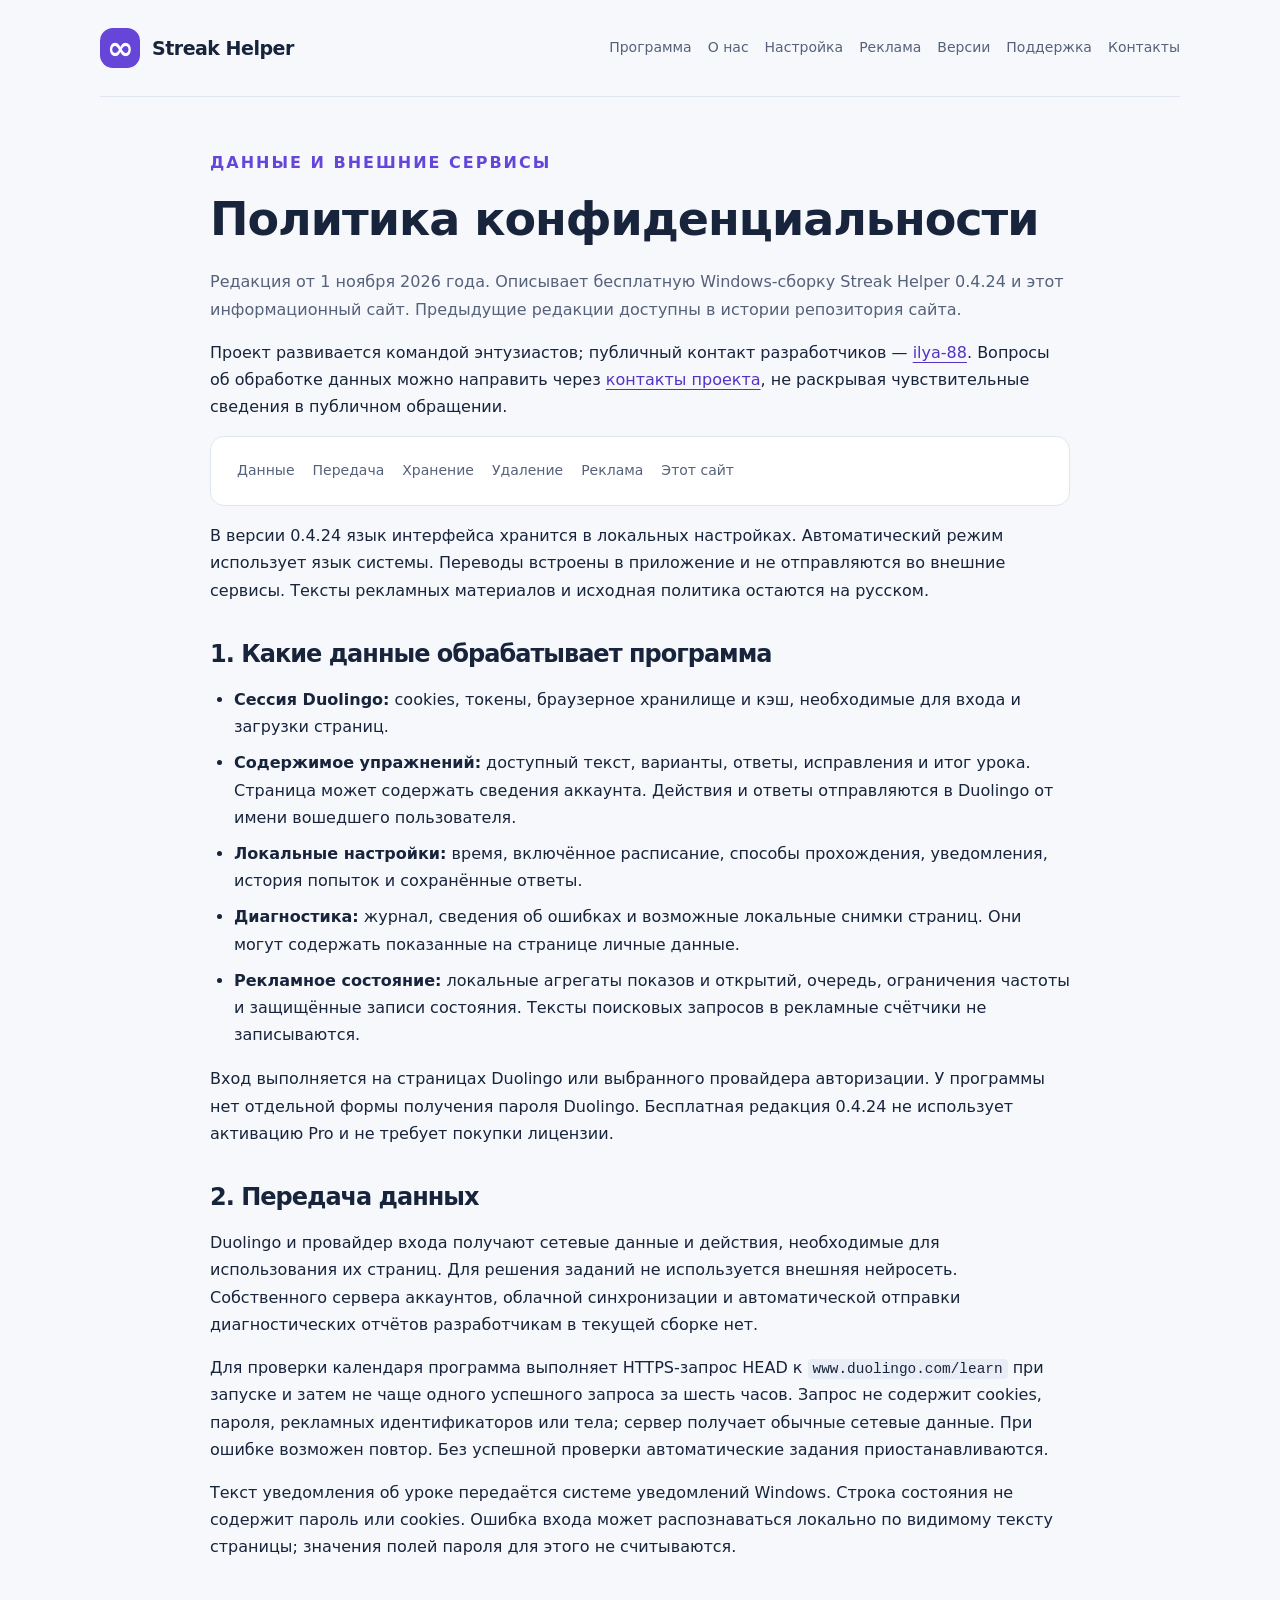
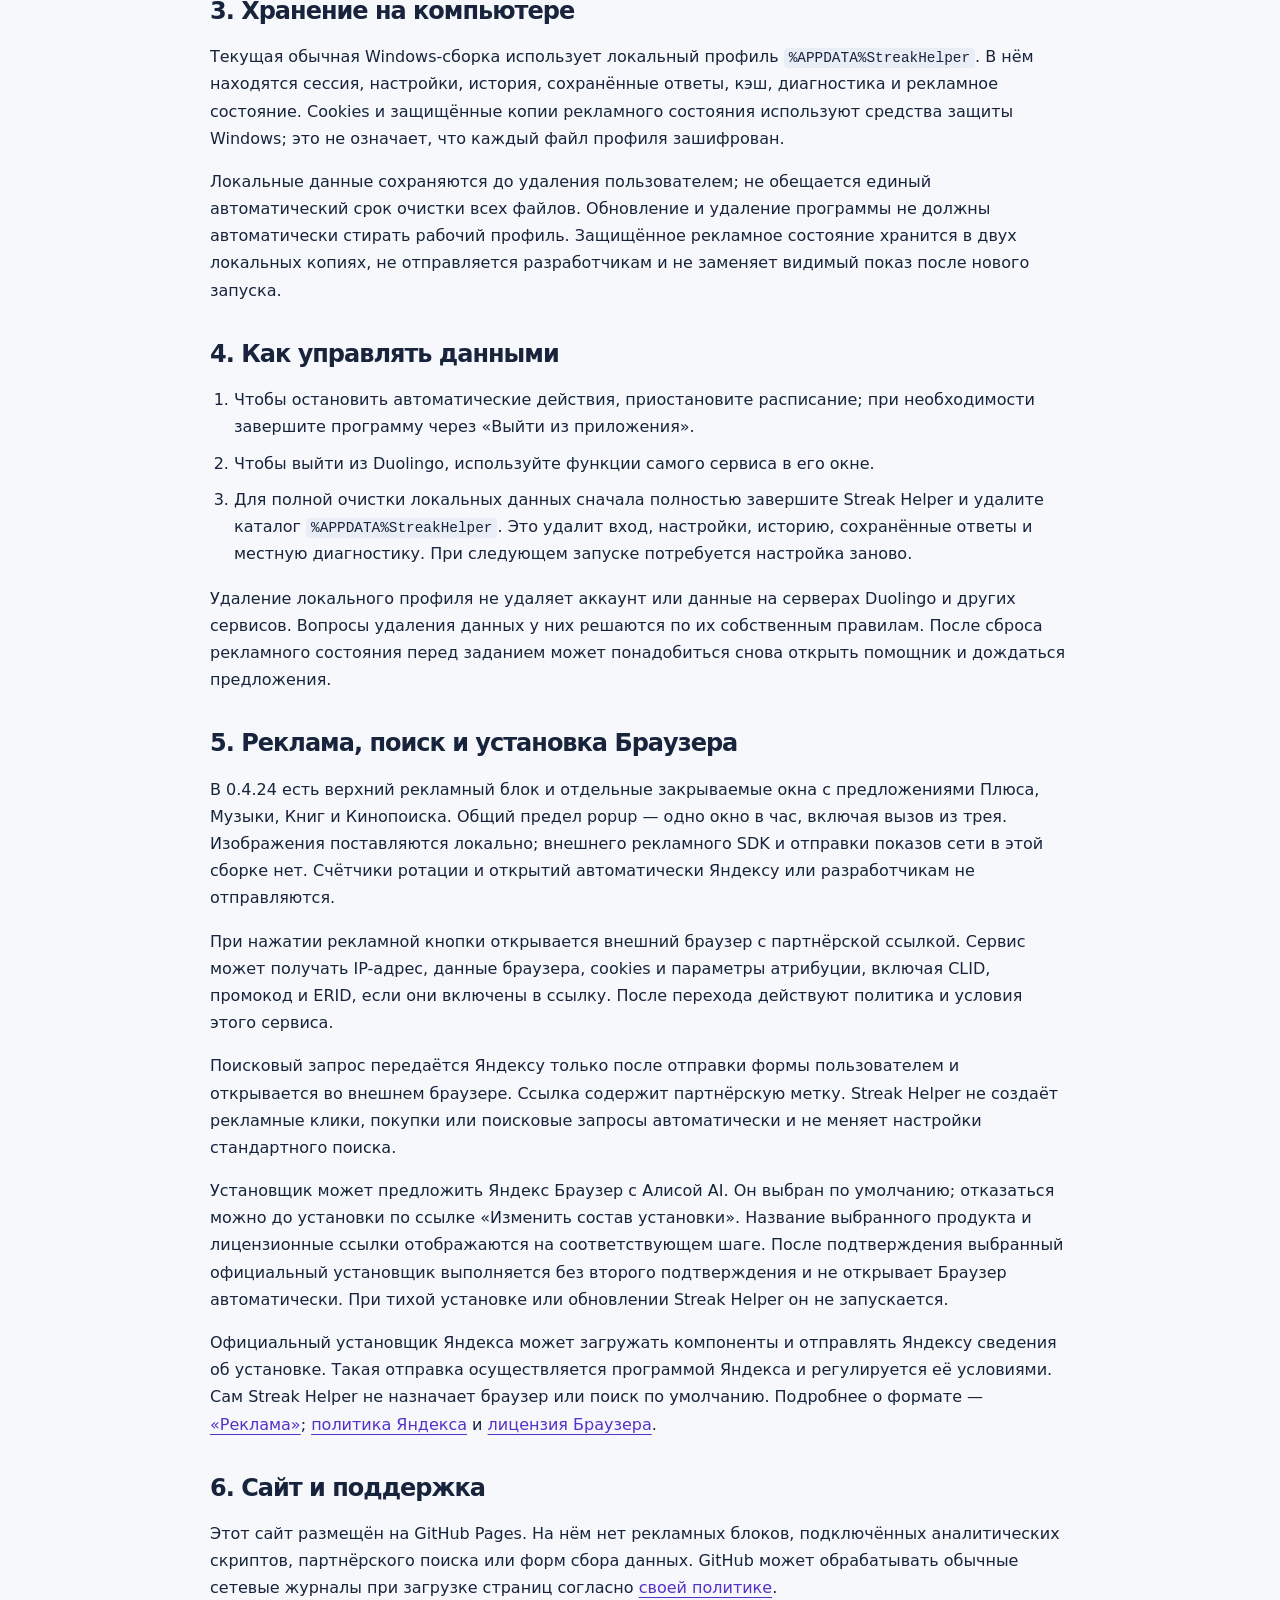
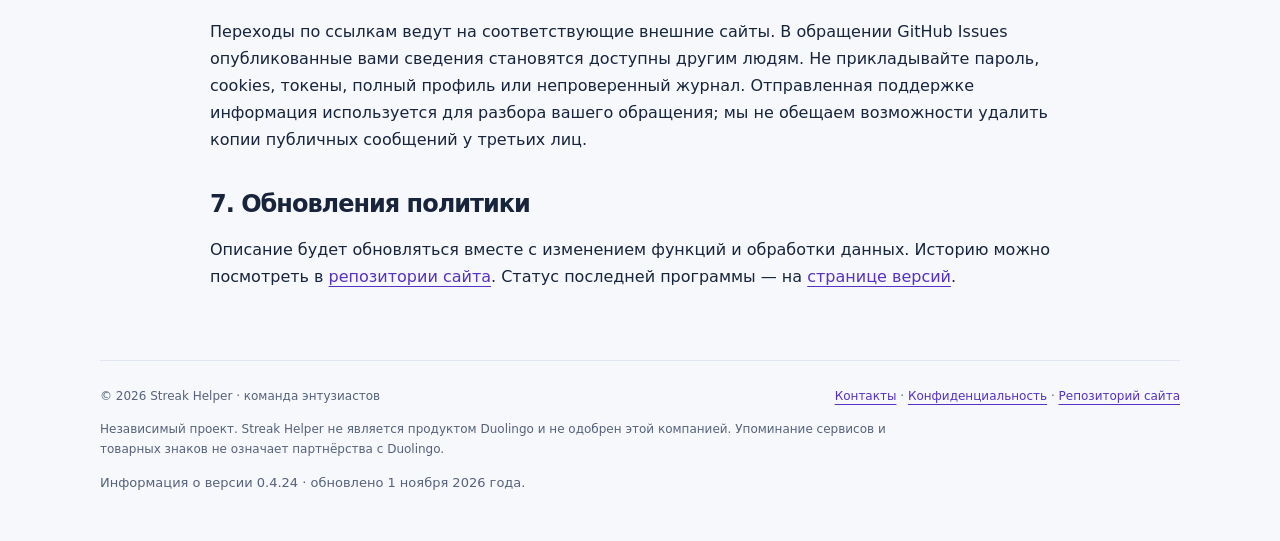
<file: privacy.html>
<!doctype html>
<html lang="ru"><head><meta charset="utf-8"><meta name="viewport" content="width=device-width,initial-scale=1"><meta name="description" content="Обработка данных в бесплатной Windows-версии Streak Helper 0.4.24: Duolingo, локальный профиль, реклама, установка Браузера, поиск и удаление данных."><meta name="theme-color" content="#6646d8"><title>Конфиденциальность — Streak Helper</title><link rel="canonical" href="https://streak-helper-windows.github.io/privacy.html"><link rel="stylesheet" href="styles.css"></head>
<body><a class="skip" href="#main">К содержимому</a><header class="top"><a class="brand" href="./"><span class="mark" aria-hidden="true">∞</span>Streak Helper</a><nav aria-label="Основная навигация"><a href="./">Программа</a><a href="about.html">О нас</a><a href="guide.html">Настройка</a><a href="ads.html">Реклама</a><a href="releases.html">Версии</a><a href="support.html">Поддержка</a><a href="contacts.html">Контакты</a></nav></header>
<main id="main" class="document">
<p class="eyebrow">Данные и внешние сервисы</p><h1>Политика конфиденциальности</h1><p class="small">Редакция от 1 ноября 2026 года. Описывает бесплатную Windows-сборку Streak Helper 0.4.24 и этот информационный сайт. Предыдущие редакции доступны в истории репозитория сайта.</p><p>Проект развивается командой энтузиастов; публичный контакт разработчиков — <a href="https://github.com/ilya-88">ilya-88</a>. Вопросы об обработке данных можно направить через <a href="contacts.html">контакты проекта</a>, не раскрывая чувствительные сведения в публичном обращении.</p><nav class="toc" aria-label="Разделы политики"><a href="#data">Данные</a><a href="#network">Передача</a><a href="#storage">Хранение</a><a href="#control">Удаление</a><a href="#ads">Реклама</a><a href="#website">Этот сайт</a></nav>
<p>В версии 0.4.24 язык интерфейса хранится в локальных настройках. Автоматический режим использует язык системы. Переводы встроены в приложение и не отправляются во внешние сервисы. Тексты рекламных материалов и исходная политика остаются на русском.</p><h2 id="data">1. Какие данные обрабатывает программа</h2><ul><li><strong>Сессия Duolingo:</strong> cookies, токены, браузерное хранилище и кэш, необходимые для входа и загрузки страниц.</li><li><strong>Содержимое упражнений:</strong> доступный текст, варианты, ответы, исправления и итог урока. Страница может содержать сведения аккаунта. Действия и ответы отправляются в Duolingo от имени вошедшего пользователя.</li><li><strong>Локальные настройки:</strong> время, включённое расписание, способы прохождения, уведомления, история попыток и сохранённые ответы.</li><li><strong>Диагностика:</strong> журнал, сведения об ошибках и возможные локальные снимки страниц. Они могут содержать показанные на странице личные данные.</li><li><strong>Рекламное состояние:</strong> локальные агрегаты показов и открытий, очередь, ограничения частоты и защищённые записи состояния. Тексты поисковых запросов в рекламные счётчики не записываются.</li></ul><p>Вход выполняется на страницах Duolingo или выбранного провайдера авторизации. У программы нет отдельной формы получения пароля Duolingo. Бесплатная редакция 0.4.24 не использует активацию Pro и не требует покупки лицензии.</p>
<h2 id="network">2. Передача данных</h2><p>Duolingo и провайдер входа получают сетевые данные и действия, необходимые для использования их страниц. Для решения заданий не используется внешняя нейросеть. Собственного сервера аккаунтов, облачной синхронизации и автоматической отправки диагностических отчётов разработчикам в текущей сборке нет.</p><p>Для проверки календаря программа выполняет HTTPS-запрос HEAD к <code>www.duolingo.com/learn</code> при запуске и затем не чаще одного успешного запроса за шесть часов. Запрос не содержит cookies, пароля, рекламных идентификаторов или тела; сервер получает обычные сетевые данные. При ошибке возможен повтор. Без успешной проверки автоматические задания приостанавливаются.</p><p>Текст уведомления об уроке передаётся системе уведомлений Windows. Строка состояния не содержит пароль или cookies. Ошибка входа может распознаваться локально по видимому тексту страницы; значения полей пароля для этого не считываются.</p>
<h2 id="storage">3. Хранение на компьютере</h2><p>Текущая обычная Windows-сборка использует локальный профиль <code>%APPDATA%StreakHelper</code>. В нём находятся сессия, настройки, история, сохранённые ответы, кэш, диагностика и рекламное состояние. Cookies и защищённые копии рекламного состояния используют средства защиты Windows; это не означает, что каждый файл профиля зашифрован.</p><p>Локальные данные сохраняются до удаления пользователем; не обещается единый автоматический срок очистки всех файлов. Обновление и удаление программы не должны автоматически стирать рабочий профиль. Защищённое рекламное состояние хранится в двух локальных копиях, не отправляется разработчикам и не заменяет видимый показ после нового запуска.</p>
<h2 id="control">4. Как управлять данными</h2><ol><li>Чтобы остановить автоматические действия, приостановите расписание; при необходимости завершите программу через «Выйти из приложения».</li><li>Чтобы выйти из Duolingo, используйте функции самого сервиса в его окне.</li><li>Для полной очистки локальных данных сначала полностью завершите Streak Helper и удалите каталог <code>%APPDATA%StreakHelper</code>. Это удалит вход, настройки, историю, сохранённые ответы и местную диагностику. При следующем запуске потребуется настройка заново.</li></ol><p>Удаление локального профиля не удаляет аккаунт или данные на серверах Duolingo и других сервисов. Вопросы удаления данных у них решаются по их собственным правилам. После сброса рекламного состояния перед заданием может понадобиться снова открыть помощник и дождаться предложения.</p>
<h2 id="ads">5. Реклама, поиск и установка Браузера</h2><p>В 0.4.24 есть верхний рекламный блок и отдельные закрываемые окна с предложениями Плюса, Музыки, Книг и Кинопоиска. Общий предел popup — одно окно в час, включая вызов из трея. Изображения поставляются локально; внешнего рекламного SDK и отправки показов сети в этой сборке нет. Счётчики ротации и открытий автоматически Яндексу или разработчикам не отправляются.</p><p>При нажатии рекламной кнопки открывается внешний браузер с партнёрской ссылкой. Сервис может получать IP-адрес, данные браузера, cookies и параметры атрибуции, включая CLID, промокод и ERID, если они включены в ссылку. После перехода действуют политика и условия этого сервиса.</p><p>Поисковый запрос передаётся Яндексу только после отправки формы пользователем и открывается во внешнем браузере. Ссылка содержит партнёрскую метку. Streak Helper не создаёт рекламные клики, покупки или поисковые запросы автоматически и не меняет настройки стандартного поиска.</p><p>Установщик может предложить Яндекс Браузер с Алисой AI. Он выбран по умолчанию; отказаться можно до установки по ссылке «Изменить состав установки». Название выбранного продукта и лицензионные ссылки отображаются на соответствующем шаге. После подтверждения выбранный официальный установщик выполняется без второго подтверждения и не открывает Браузер автоматически. При тихой установке или обновлении Streak Helper он не запускается.</p><p>Официальный установщик Яндекса может загружать компоненты и отправлять Яндексу сведения об установке. Такая отправка осуществляется программой Яндекса и регулируется её условиями. Сам Streak Helper не назначает браузер или поиск по умолчанию. Подробнее о формате — <a href="ads.html">«Реклама»</a>; <a href="https://yandex.ru/legal/confidential/">политика Яндекса</a> и <a href="https://yandex.ru/legal/browser_agreement/ru/">лицензия Браузера</a>.</p>
<h2 id="website">6. Сайт и поддержка</h2><p>Этот сайт размещён на GitHub Pages. На нём нет рекламных блоков, подключённых аналитических скриптов, партнёрского поиска или форм сбора данных. GitHub может обрабатывать обычные сетевые журналы при загрузке страниц согласно <a href="https://docs.github.com/site-policy/privacy-policies/github-general-privacy-statement">своей политике</a>.</p><p>Переходы по ссылкам ведут на соответствующие внешние сайты. В обращении GitHub Issues опубликованные вами сведения становятся доступны другим людям. Не прикладывайте пароль, cookies, токены, полный профиль или непроверенный журнал. Отправленная поддержке информация используется для разбора вашего обращения; мы не обещаем возможности удалить копии публичных сообщений у третьих лиц.</p><h2>7. Обновления политики</h2><p>Описание будет обновляться вместе с изменением функций и обработки данных. Историю можно посмотреть в <a href="https://github.com/streak-helper-windows/streak-helper-windows.github.io/commits/main/privacy.html">репозитории сайта</a>. Статус последней программы — на <a href="releases.html">странице версий</a>.</p></main>
<footer><div class="footer-row"><span>© 2026 Streak Helper · команда энтузиастов</span><span><a href="contacts.html">Контакты</a> · <a href="privacy.html">Конфиденциальность</a> · <a href="https://github.com/streak-helper-windows/streak-helper-windows.github.io">Репозиторий сайта</a></span></div><p>Независимый проект. Streak Helper не является продуктом Duolingo и не одобрен этой компанией. Упоминание сервисов и товарных знаков не означает партнёрства с Duolingo.</p><p class="small">Информация о версии 0.4.24 · обновлено 1 ноября 2026 года.</p></footer></body></html>
</file>
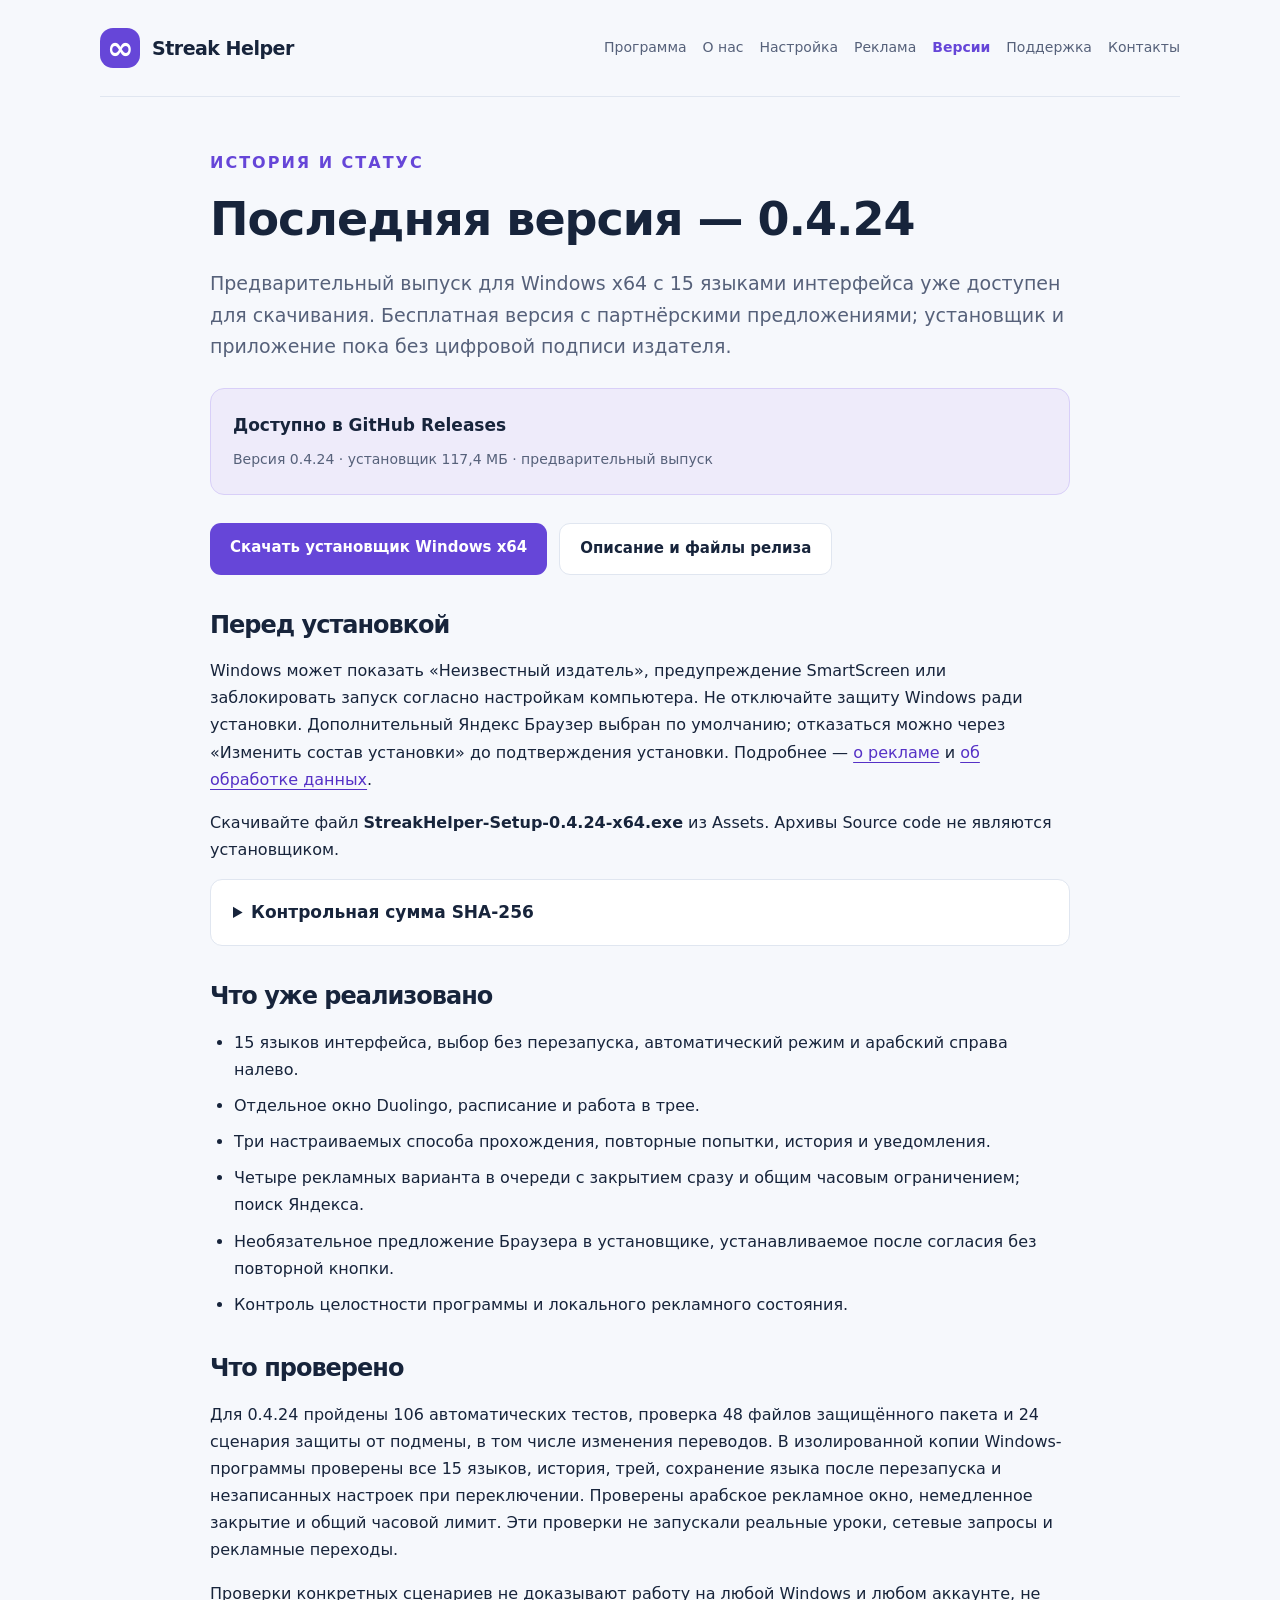
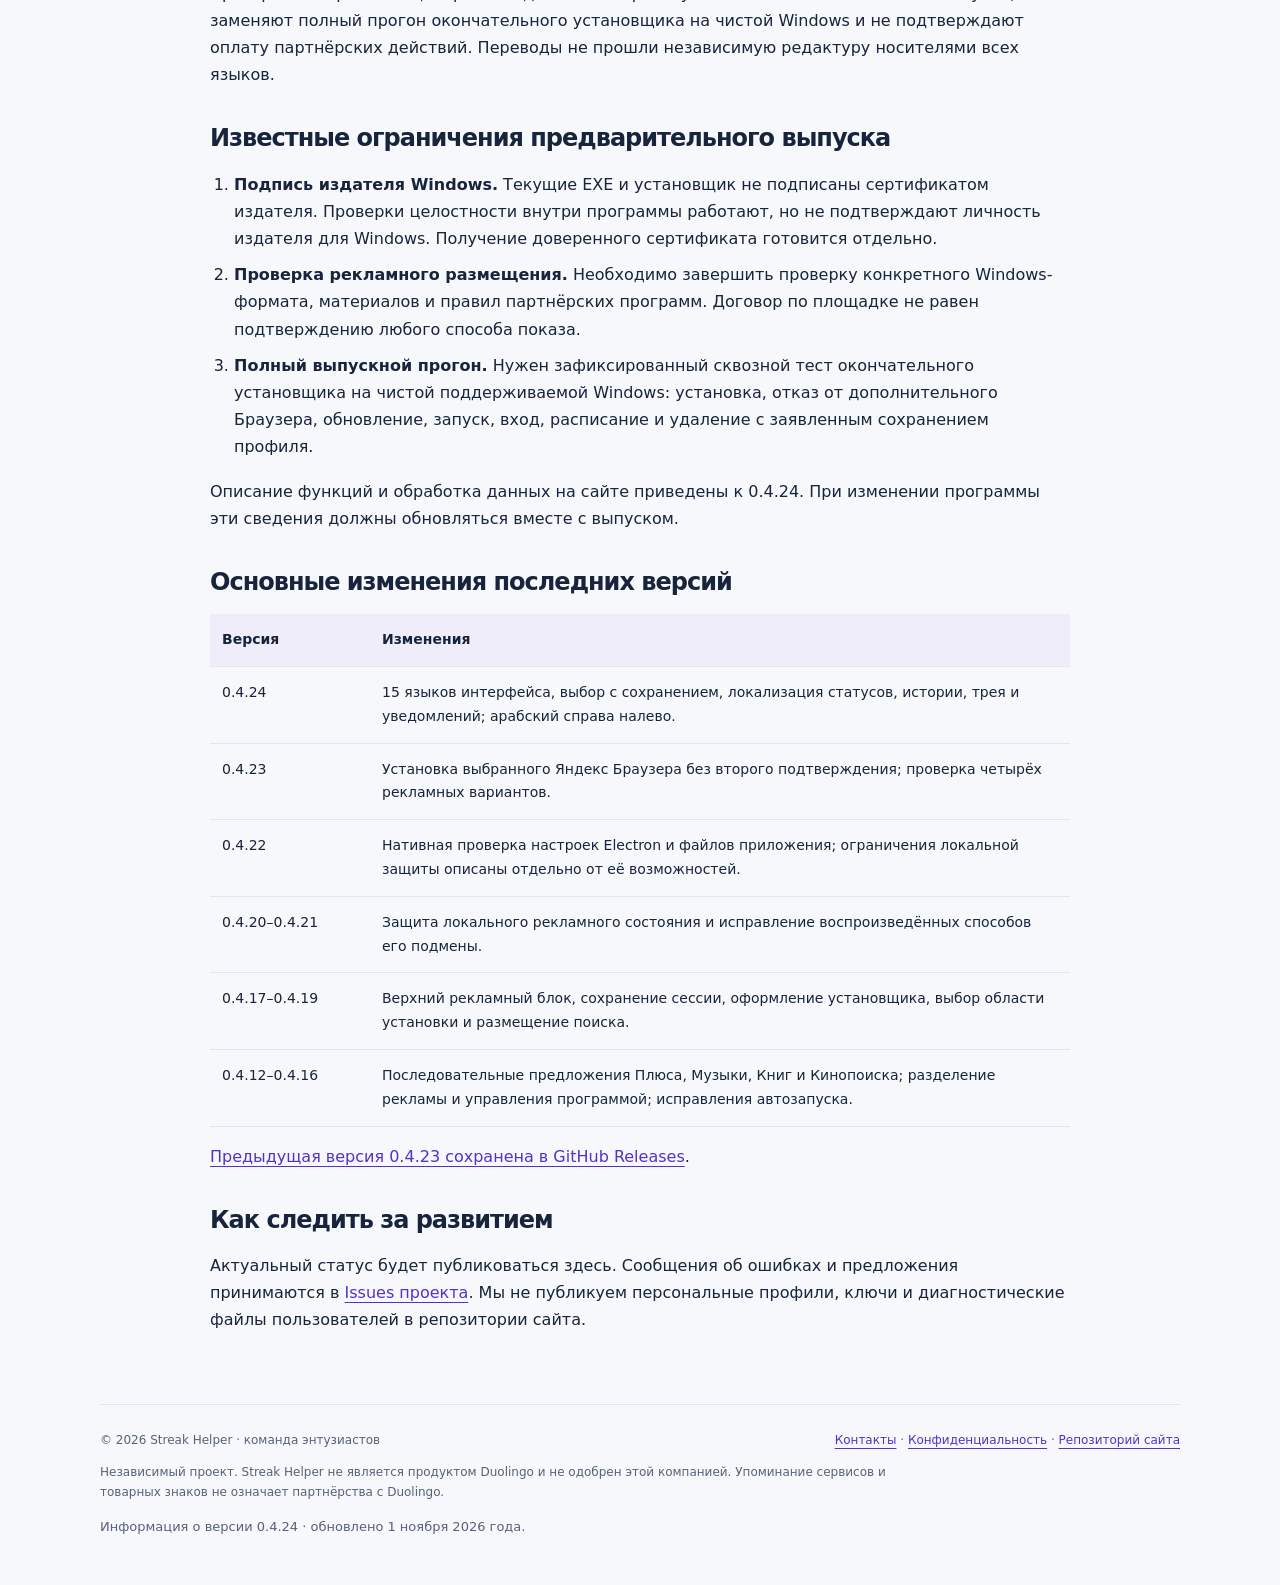
<file: releases.html>
<!doctype html>
<html lang="ru"><head><meta charset="utf-8"><meta name="viewport" content="width=device-width,initial-scale=1"><meta name="description" content="Последняя проверенная сборка Streak Helper 0.4.24: скачивание установщика Windows x64, контрольная сумма, выполненные проверки и известные ограничения предварительной версии."><meta name="theme-color" content="#6646d8"><title>Версии и готовность продукта — Streak Helper</title><link rel="canonical" href="https://streak-helper-windows.github.io/releases.html"><link rel="stylesheet" href="styles.css"></head>
<body><a class="skip" href="#main">К содержимому</a><header class="top"><a class="brand" href="./"><span class="mark" aria-hidden="true">∞</span>Streak Helper</a><nav aria-label="Основная навигация"><a href="./">Программа</a><a href="about.html">О нас</a><a href="guide.html">Настройка</a><a href="ads.html">Реклама</a><a href="releases.html" aria-current="page">Версии</a><a href="support.html">Поддержка</a><a href="contacts.html">Контакты</a></nav></header>
<main id="main" class="document">
<p class="eyebrow">История и статус</p><h1>Последняя версия — 0.4.24</h1><p class="lead">Предварительный выпуск для Windows x64 с 15 языками интерфейса уже доступен для скачивания. Бесплатная версия с партнёрскими предложениями; установщик и приложение пока без цифровой подписи издателя.</p><div class="release-state"><strong>Доступно в GitHub Releases</strong><span>Версия 0.4.24 · установщик 117,4 МБ · предварительный выпуск</span></div><div class="actions"><a class="button" href="https://github.com/ilya-88/streak-helper/releases/download/v0.4.24/StreakHelper-Setup-0.4.24-x64.exe">Скачать установщик Windows x64</a><a class="button secondary" href="https://github.com/ilya-88/streak-helper/releases/tag/v0.4.24">Описание и файлы релиза</a></div><h2>Перед установкой</h2><p>Windows может показать «Неизвестный издатель», предупреждение SmartScreen или заблокировать запуск согласно настройкам компьютера. Не отключайте защиту Windows ради установки. Дополнительный Яндекс Браузер выбран по умолчанию; отказаться можно через «Изменить состав установки» до подтверждения установки. Подробнее — <a href="ads.html">о рекламе</a> и <a href="privacy.html">об обработке данных</a>.</p><p>Скачивайте файл <strong>StreakHelper-Setup-0.4.24-x64.exe</strong> из Assets. Архивы Source code не являются установщиком.</p><details><summary>Контрольная сумма SHA-256</summary><p><code>21e2e7751611d46717076a4526ad8576d010af6d21807a485c901d8c95964745</code></p><p><a href="https://github.com/ilya-88/streak-helper/releases/download/v0.4.24/SHA256SUMS.txt">Файл контрольной суммы</a>. Опубликованная копия идентична проверенному локальному установщику 0.4.24.</p></details>
<h2>Что уже реализовано</h2><ul><li>15 языков интерфейса, выбор без перезапуска, автоматический режим и арабский справа налево.</li><li>Отдельное окно Duolingo, расписание и работа в трее.</li><li>Три настраиваемых способа прохождения, повторные попытки, история и уведомления.</li><li>Четыре рекламных варианта в очереди с закрытием сразу и общим часовым ограничением; поиск Яндекса.</li><li>Необязательное предложение Браузера в установщике, устанавливаемое после согласия без повторной кнопки.</li><li>Контроль целостности программы и локального рекламного состояния.</li></ul>
<h2>Что проверено</h2><p>Для 0.4.24 пройдены 106 автоматических тестов, проверка 48 файлов защищённого пакета и 24 сценария защиты от подмены, в том числе изменения переводов. В изолированной копии Windows-программы проверены все 15 языков, история, трей, сохранение языка после перезапуска и незаписанных настроек при переключении. Проверены арабское рекламное окно, немедленное закрытие и общий часовой лимит. Эти проверки не запускали реальные уроки, сетевые запросы и рекламные переходы.</p><p>Проверки конкретных сценариев не доказывают работу на любой Windows и любом аккаунте, не заменяют полный прогон окончательного установщика на чистой Windows и не подтверждают оплату партнёрских действий. Переводы не прошли независимую редактуру носителями всех языков.</p>
<h2>Известные ограничения предварительного выпуска</h2><ol><li><strong>Подпись издателя Windows.</strong> Текущие EXE и установщик не подписаны сертификатом издателя. Проверки целостности внутри программы работают, но не подтверждают личность издателя для Windows. Получение доверенного сертификата готовится отдельно.</li><li><strong>Проверка рекламного размещения.</strong> Необходимо завершить проверку конкретного Windows-формата, материалов и правил партнёрских программ. Договор по площадке не равен подтверждению любого способа показа.</li><li><strong>Полный выпускной прогон.</strong> Нужен зафиксированный сквозной тест окончательного установщика на чистой поддерживаемой Windows: установка, отказ от дополнительного Браузера, обновление, запуск, вход, расписание и удаление с заявленным сохранением профиля.</li></ol><p>Описание функций и обработка данных на сайте приведены к 0.4.24. При изменении программы эти сведения должны обновляться вместе с выпуском.</p>
<h2>Основные изменения последних версий</h2><div class="table-scroll"><table><thead><tr><th>Версия</th><th>Изменения</th></tr></thead><tbody><tr><td>0.4.24</td><td>15 языков интерфейса, выбор с сохранением, локализация статусов, истории, трея и уведомлений; арабский справа налево.</td></tr><tr><td>0.4.23</td><td>Установка выбранного Яндекс Браузера без второго подтверждения; проверка четырёх рекламных вариантов.</td></tr><tr><td>0.4.22</td><td>Нативная проверка настроек Electron и файлов приложения; ограничения локальной защиты описаны отдельно от её возможностей.</td></tr><tr><td>0.4.20–0.4.21</td><td>Защита локального рекламного состояния и исправление воспроизведённых способов его подмены.</td></tr><tr><td>0.4.17–0.4.19</td><td>Верхний рекламный блок, сохранение сессии, оформление установщика, выбор области установки и размещение поиска.</td></tr><tr><td>0.4.12–0.4.16</td><td>Последовательные предложения Плюса, Музыки, Книг и Кинопоиска; разделение рекламы и управления программой; исправления автозапуска.</td></tr></tbody></table></div><p><a href="https://github.com/ilya-88/streak-helper/releases/tag/v0.4.23">Предыдущая версия 0.4.23 сохранена в GitHub Releases</a>.</p><h2>Как следить за развитием</h2><p>Актуальный статус будет публиковаться здесь. Сообщения об ошибках и предложения принимаются в <a href="https://github.com/ilya-88/streak-helper/issues">Issues проекта</a>. Мы не публикуем персональные профили, ключи и диагностические файлы пользователей в репозитории сайта.</p></main>
<footer><div class="footer-row"><span>© 2026 Streak Helper · команда энтузиастов</span><span><a href="contacts.html">Контакты</a> · <a href="privacy.html">Конфиденциальность</a> · <a href="https://github.com/streak-helper-windows/streak-helper-windows.github.io">Репозиторий сайта</a></span></div><p>Независимый проект. Streak Helper не является продуктом Duolingo и не одобрен этой компанией. Упоминание сервисов и товарных знаков не означает партнёрства с Duolingo.</p><p class="small">Информация о версии 0.4.24 · обновлено 1 ноября 2026 года.</p></footer></body></html>
</file>
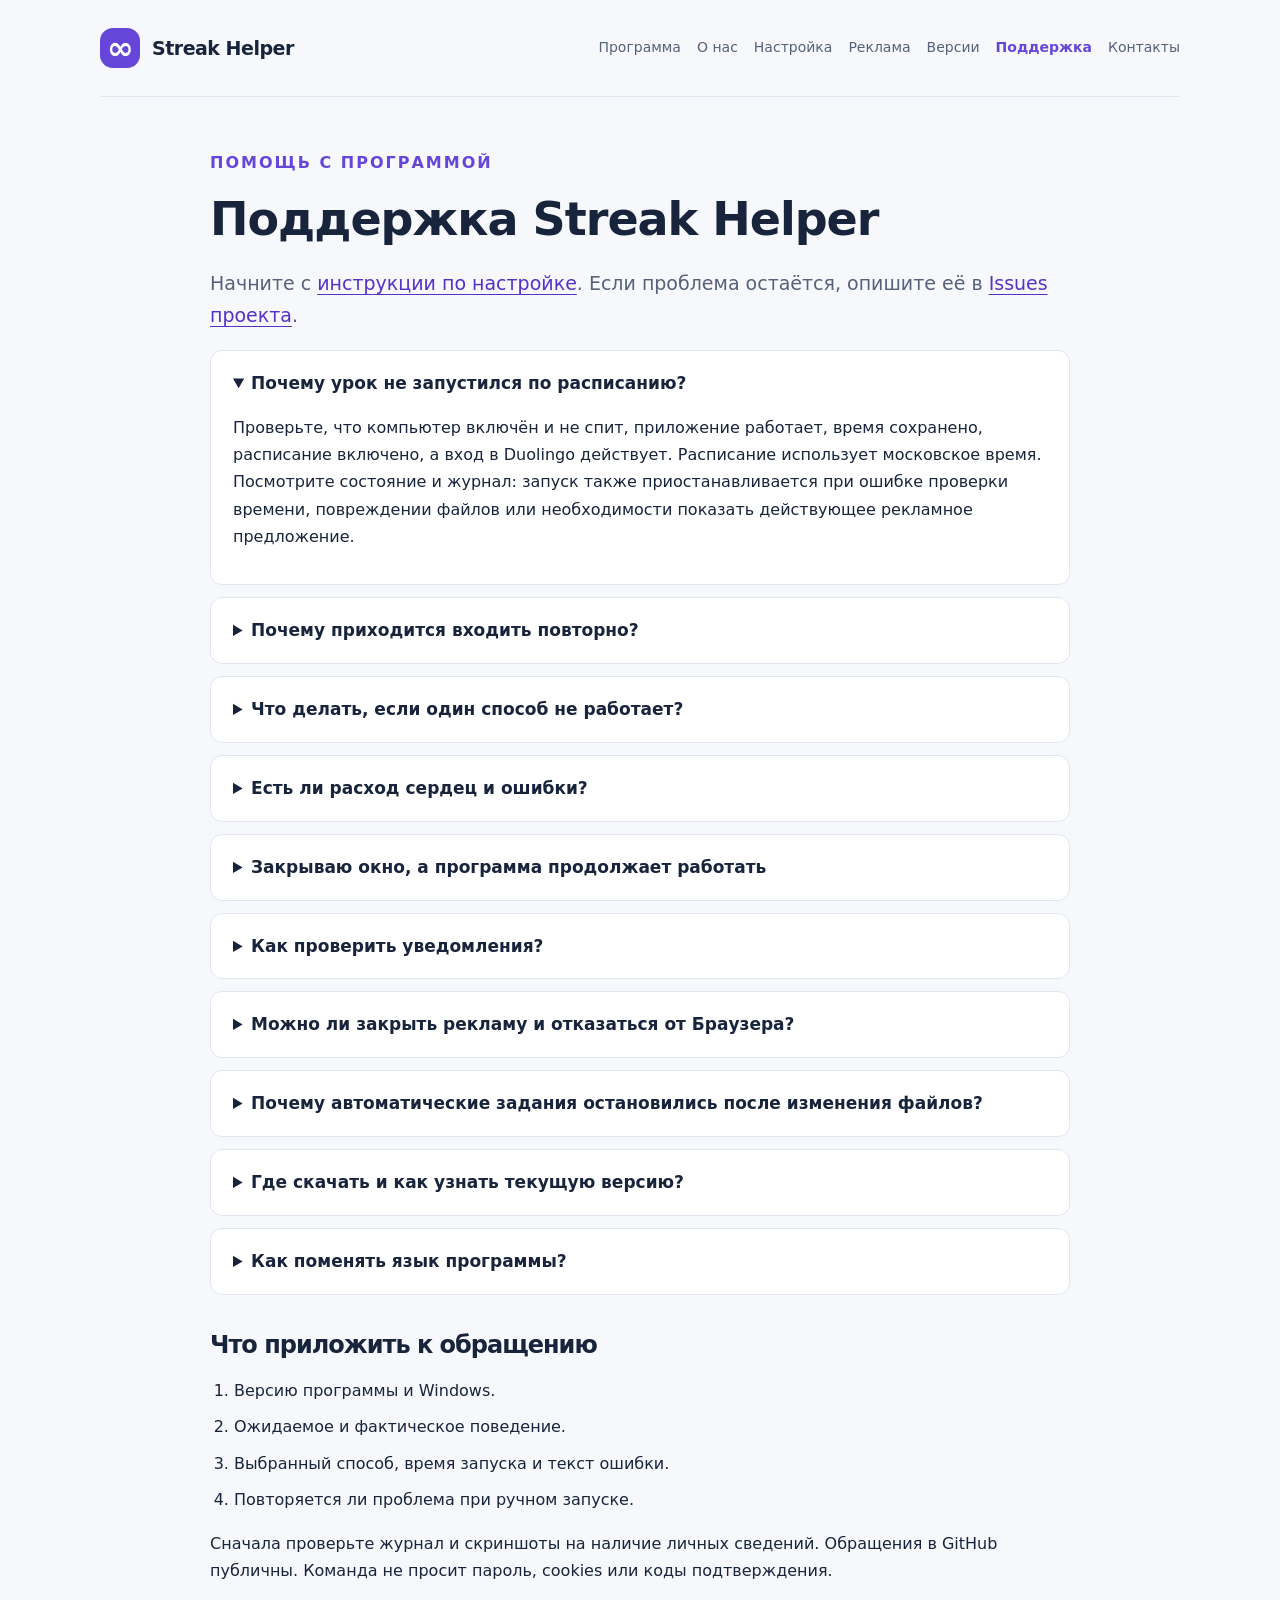
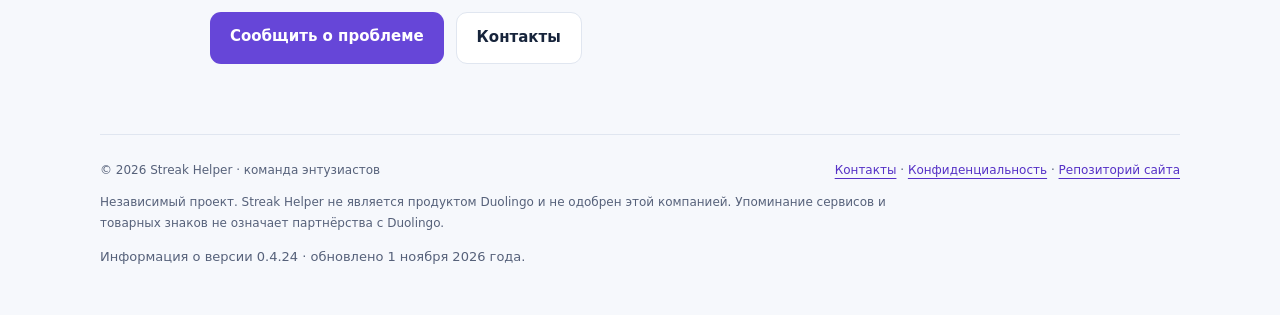
<file: support.html>
<!doctype html>
<html lang="ru"><head><meta charset="utf-8"><meta name="viewport" content="width=device-width,initial-scale=1"><meta name="description" content="Помощь со Streak Helper: вход в Duolingo, расписание, автозапуск, способы прохождения, рекламные окна, история и диагностика ошибок."><meta name="theme-color" content="#6646d8"><title>Поддержка и частые вопросы — Streak Helper</title><link rel="canonical" href="https://streak-helper-windows.github.io/support.html"><link rel="stylesheet" href="styles.css"></head>
<body><a class="skip" href="#main">К содержимому</a><header class="top"><a class="brand" href="./"><span class="mark" aria-hidden="true">∞</span>Streak Helper</a><nav aria-label="Основная навигация"><a href="./">Программа</a><a href="about.html">О нас</a><a href="guide.html">Настройка</a><a href="ads.html">Реклама</a><a href="releases.html">Версии</a><a href="support.html" aria-current="page">Поддержка</a><a href="contacts.html">Контакты</a></nav></header>
<main id="main" class="document">
<p class="eyebrow">Помощь с программой</p><h1>Поддержка Streak Helper</h1><p class="lead">Начните с <a href="guide.html">инструкции по настройке</a>. Если проблема остаётся, опишите её в <a href="https://github.com/ilya-88/streak-helper/issues">Issues проекта</a>.</p>
<details open><summary>Почему урок не запустился по расписанию?</summary><p>Проверьте, что компьютер включён и не спит, приложение работает, время сохранено, расписание включено, а вход в Duolingo действует. Расписание использует московское время. Посмотрите состояние и журнал: запуск также приостанавливается при ошибке проверки времени, повреждении файлов или необходимости показать действующее рекламное предложение.</p></details>
<details><summary>Почему приходится входить повторно?</summary><p>Сессия хранится локально, но Duolingo или провайдер авторизации может завершить её. Не используйте очистку профиля как первый способ устранения ошибки: она удалит вход, настройки и историю. Откройте окно Duolingo и проверьте сообщение сервиса. Не передавайте пароль команде поддержки.</p></details>
<details><summary>Что делать, если один способ не работает?</summary><p>Откройте «Способы прохождения урока», выберите другой основной и сохраните выбор. Запасной и резервный способы пробуются в выбранном порядке. Практика и тренировка звуков должны быть доступны вашему аккаунту. Неудачная попытка не означает, что Duolingo засчитал урок.</p></details>
<details><summary>Есть ли расход сердец и ошибки?</summary><p>Да, при работе с незнакомыми заданиями и исправлениями возможен расход сердец. Помощник не обладает универсальным знанием ответов и не использует внешнюю нейросеть. Состав заданий и доступ к тренировкам определяет Duolingo.</p></details>
<details><summary>Закрываю окно, а программа продолжает работать</summary><p>Главное окно сворачивается в трей. Для полного завершения выберите «Выйти из приложения» или пункт выхода в меню значка. Для временного прекращения ежедневных запусков приостановите расписание.</p></details>
<details><summary>Как проверить уведомления?</summary><p>Используйте кнопку «Проверить уведомление» в блоке уведомлений об уроке. Если уведомления не видно, проверьте их настройки в Windows. Проверка системного уведомления не означает проверку рекламного popup: рекламные предложения показываются отдельно.</p></details>
<details><summary>Можно ли закрыть рекламу и отказаться от Браузера?</summary><p>Рекламное окно закрывается сразу; подписываться или переходить по предложению необязательно. В бесплатной версии нет настройки отключения рекламных размещений. От дополнительного Браузера можно отказаться в установщике через «Изменить состав установки». Подробности — на странице <a href="ads.html">«Реклама»</a>.</p></details>
<details><summary>Почему автоматические задания остановились после изменения файлов?</summary><p>Программа проверяет целостность своих файлов и состояния. При обнаружении подмены задания приостанавливаются. Используйте исходный проверенный комплект файлов одной версии и сообщите об ошибке команде. Не отключайте антивирус или защиту Windows ради запуска.</p></details>
<details><summary>Где скачать и как узнать текущую версию?</summary><p>Предварительная версия 0.4.24 доступна в <a href="https://github.com/ilya-88/streak-helper/releases/tag/v0.4.24">GitHub Releases</a>. Скачайте StreakHelper-Setup-0.4.24-x64.exe из раздела Assets. Установщик пока без цифровой подписи издателя. Подробности и контрольная сумма — на <a href="releases.html">странице версий</a>.</p></details>
<details><summary>Как поменять язык программы?</summary><p>В списке «Язык интерфейса» под заголовком выберите один из 15 языков или автоматический режим. Перезапуск не нужен, выбор сохраняется. Курс английского, московское расписание и тексты рекламных креативов не меняются. <a href="guide.html#language">Подробная инструкция</a>.</p></details><h2>Что приложить к обращению</h2><ol><li>Версию программы и Windows.</li><li>Ожидаемое и фактическое поведение.</li><li>Выбранный способ, время запуска и текст ошибки.</li><li>Повторяется ли проблема при ручном запуске.</li></ol><p>Сначала проверьте журнал и скриншоты на наличие личных сведений. Обращения в GitHub публичны. Команда не просит пароль, cookies или коды подтверждения.</p><div class="actions"><a class="button" href="https://github.com/ilya-88/streak-helper/issues/new">Сообщить о проблеме</a><a class="button secondary" href="contacts.html">Контакты</a></div></main>
<footer><div class="footer-row"><span>© 2026 Streak Helper · команда энтузиастов</span><span><a href="contacts.html">Контакты</a> · <a href="privacy.html">Конфиденциальность</a> · <a href="https://github.com/streak-helper-windows/streak-helper-windows.github.io">Репозиторий сайта</a></span></div><p>Независимый проект. Streak Helper не является продуктом Duolingo и не одобрен этой компанией. Упоминание сервисов и товарных знаков не означает партнёрства с Duolingo.</p><p class="small">Информация о версии 0.4.24 · обновлено 1 ноября 2026 года.</p></footer></body></html>
</file>
<file: styles.css>
:root{color-scheme:light;--ink:#17243b;--muted:#56617a;--line:#e0e6f0;--accent:#6646d8;--paper:#f6f8fc;--white:#fff}*{box-sizing:border-box}html{scroll-behavior:smooth}body{margin:0;background:var(--paper);color:var(--ink);font:17px/1.7 system-ui,-apple-system,BlinkMacSystemFont,"Segoe UI",sans-serif}a{color:#5531c6;text-underline-offset:4px}a:hover{color:#35179a}a:focus-visible,summary:focus-visible{outline:3px solid #9079e8;outline-offset:5px}header,main,footer{width:min(1080px,calc(100% - 48px));margin:auto}.top{display:flex;align-items:center;justify-content:space-between;gap:24px;padding:28px 0;border-bottom:1px solid var(--line)}.brand{display:inline-flex;align-items:center;gap:12px;color:var(--ink);font-size:19px;font-weight:750;letter-spacing:-.5px;text-decoration:none}.mark{display:inline-grid;place-items:center;width:40px;height:40px;border-radius:13px;background:var(--accent);color:white;font-size:32px;line-height:1}nav{display:flex;flex-wrap:wrap;gap:22px;font-size:14px}nav a{color:var(--muted);text-decoration:none}nav a[aria-current=page]{color:var(--accent);font-weight:700}.hero{display:grid;grid-template-columns:1.2fr 1fr;align-items:center;gap:56px;padding:76px 0 60px}.eyebrow{text-transform:uppercase;letter-spacing:2px;color:var(--accent);font-size:12px;font-weight:800}h1,h2,h3{line-height:1.18;letter-spacing:-1px}h1{font-size:clamp(36px,5vw,62px);margin:14px 0 22px}h2{font-size:28px;margin:0 0 18px}h3{font-size:20px;margin:0 0 12px;letter-spacing:-.4px}.lead{font-size:19px;color:var(--muted);line-height:1.65}.pill{display:inline-flex;padding:6px 12px;background:#eae5fc;color:#5537ad;border-radius:99px;font-size:12px;font-weight:700}.actions{display:flex;gap:12px;flex-wrap:wrap;margin:28px 0 12px}.button{display:inline-block;background:var(--accent);color:white;padding:12px 20px;border-radius:11px;text-decoration:none;font-weight:650;font-size:15px}.button:hover{background:#5133ba;color:white}.button.secondary{background:#fff;color:var(--ink);border:1px solid var(--line)}.small{font-size:13px;color:var(--muted)}.art{min-height:330px;display:flex;align-items:center;justify-content:center;position:relative;background:radial-gradient(ellipse,#e2dcfc,transparent 70%)}.infinity{font-size:clamp(160px,24vw,280px);font-weight:600;line-height:1;color:var(--accent);text-shadow:0 18px 40px #6646d82b;transform:rotate(-8deg);user-select:none}.art-label{position:absolute;bottom:15px;background:white;border:1px solid var(--line);box-shadow:0 12px 30px #24365b0a;border-radius:13px;padding:10px 18px;font-size:13px}.grid{display:grid;grid-template-columns:repeat(3,1fr);gap:18px;margin-bottom:42px}.card{background:var(--white);border:1px solid var(--line);border-radius:18px;padding:26px}.card p{color:var(--muted);font-size:15px;margin:0}.number{display:block;font-size:12px;letter-spacing:1px;color:var(--accent);margin-bottom:24px;font-weight:800}.notice{padding:25px 28px;border-left:3px solid var(--accent);background:#eeebfa;border-radius:0 14px 14px 0;margin:32px 0 50px}.notice p{margin:8px 0;font-size:15px}.document{max-width:820px;margin:52px auto 70px}.document h1{font-size:clamp(34px,5vw,46px)}.document h2{font-size:24px;margin-top:36px}.document h3{margin-top:22px}.document p,.document li{font-size:16px}.document li{margin-bottom:9px}.document ul,.document ol{padding-left:24px}.document table{width:100%;border-collapse:collapse;font-size:14px}.document th,.document td{text-align:left;border-bottom:1px solid var(--line);padding:14px 12px;vertical-align:top}.document th{background:#efedf9}.table-scroll{overflow:auto}code{background:#e9edf5;padding:2px 5px;border-radius:4px;font-size:.9em;overflow-wrap:anywhere}.toc{padding:22px 26px;background:white;border:1px solid var(--line);border-radius:14px}.toc a{display:inline-block;margin:5px 15px 5px 0;font-size:14px}details{background:white;border:1px solid var(--line);border-radius:12px;padding:18px 22px;margin:12px 0}summary{font-weight:650;cursor:pointer}footer{border-top:1px solid var(--line);padding:25px 0 34px;font-size:12px;color:var(--muted)}.footer-row{display:flex;justify-content:space-between;gap:16px;flex-wrap:wrap}footer p{max-width:820px}.contact-card{margin:28px 0;background:white;border:1px solid var(--line);border-radius:18px;padding:26px}.contact-card p{margin:8px 0}.skip{position:absolute;left:24px;top:-70px;background:white;padding:12px}.skip:focus{top:12px;z-index:2}@media(max-width:720px){header,main,footer{width:calc(100% - 32px)}.top{align-items:flex-start;flex-direction:column;gap:16px;padding:22px 0}nav{gap:18px;font-size:13px}.hero{grid-template-columns:1fr;gap:6px;padding:42px 0 24px}.art{min-height:210px}.infinity{font-size:210px}.art-label{bottom:0}.grid{grid-template-columns:1fr;margin-top:32px}.number{margin-bottom:12px}.document{margin-top:32px}.document th,.document td{padding:10px 8px}.notice{padding:18px 20px}}


.top{flex-wrap:wrap;align-items:center}.top>nav{gap:10px 16px;max-width:760px}.hero{grid-template-columns:1.35fr 1fr;gap:48px;padding:58px 0 42px}.hero h1{font-size:clamp(36px,4.2vw,50px)}.hero p:not(.lead):not(.small){font-size:16px}.flow-card{background:#fff;border:1px solid var(--line);border-radius:24px;padding:30px;box-shadow:0 20px 55px #3720650a}.flow{list-style:none;padding:0;margin:22px 0 28px;counter-reset:step}.flow li{counter-increment:step;position:relative;padding:0 0 24px 48px}.flow li:last-child{padding-bottom:0}.flow li:before{content:counter(step,decimal-leading-zero);position:absolute;left:0;top:0;background:#ede8fc;color:var(--accent);width:32px;height:32px;display:grid;place-items:center;border-radius:10px;font-size:12px;font-weight:750}.flow strong,.flow span{display:block}.flow span{font-size:13px;color:var(--muted);margin-top:3px}.flow-card>a{font-size:14px}.status-strip{display:grid;grid-template-columns:repeat(3,1fr);background:#fff;border:1px solid var(--line);border-radius:16px;padding:23px 28px;gap:20px}.status-strip strong,.status-strip span{display:block}.status-strip strong{font-size:20px}.status-strip span{font-size:12px;color:var(--muted);margin-top:4px}.section{margin:58px 0}.section .grid{margin:26px 0 0}.section h2{max-width:800px}.section p{max-width:850px}.split-section{display:grid;grid-template-columns:1.2fr 1fr;gap:36px;align-items:start}.split-section p,.split-section li,.funding p{font-size:16px}.split-section ul{padding-left:22px;margin-bottom:0}.funding{background:#eeebfa;padding:30px;border-radius:18px}.link-grid{display:grid;grid-template-columns:repeat(3,minmax(0,1fr));gap:18px;margin-top:26px}.link-grid>a{text-decoration:none;color:var(--ink);transition:border-color .15s}.link-grid>a:hover{border-color:var(--accent)}.link-grid strong,.link-grid span{display:block}.link-grid span{margin-top:8px;font-size:14px;color:var(--muted)}.document{max-width:860px}.document h1{overflow-wrap:break-word}.document .notice h2,.contact-card h2{margin-top:0}.document .lead{font-size:19px}.toc{gap:8px 18px;display:flex;flex-wrap:wrap}.toc a{margin:0}.release-state{display:flex;flex-direction:column;gap:8px;background:#eeebfa;border:1px solid #d8cff8;border-radius:14px;padding:22px;margin:26px 0}.release-state span{font-size:14px;color:var(--muted)}td{min-width:160px}footer a{overflow-wrap:anywhere}.table-scroll{max-width:100%}.skip:focus{position:fixed}li strong{font-weight:680}@media(max-width:850px){.top>nav{max-width:none}.hero{grid-template-columns:1fr;gap:28px}.flow-card{max-width:600px}.split-section{grid-template-columns:1fr}.link-grid{grid-template-columns:1fr}}@media(max-width:600px){.hero{padding-top:34px}.hero h1{font-size:38px}.status-strip{grid-template-columns:1fr;padding:22px}.status-strip>div+div{border-top:1px solid var(--line);padding-top:14px}.section{margin:38px 0}.flow-card,.funding{padding:23px}.top>nav{font-size:13px;gap:10px 16px}.document .lead{font-size:18px}.document{margin-top:32px}.button{padding:11px 16px}.grid{grid-template-columns:1fr}.table-scroll{margin-right:0}}
</file>
